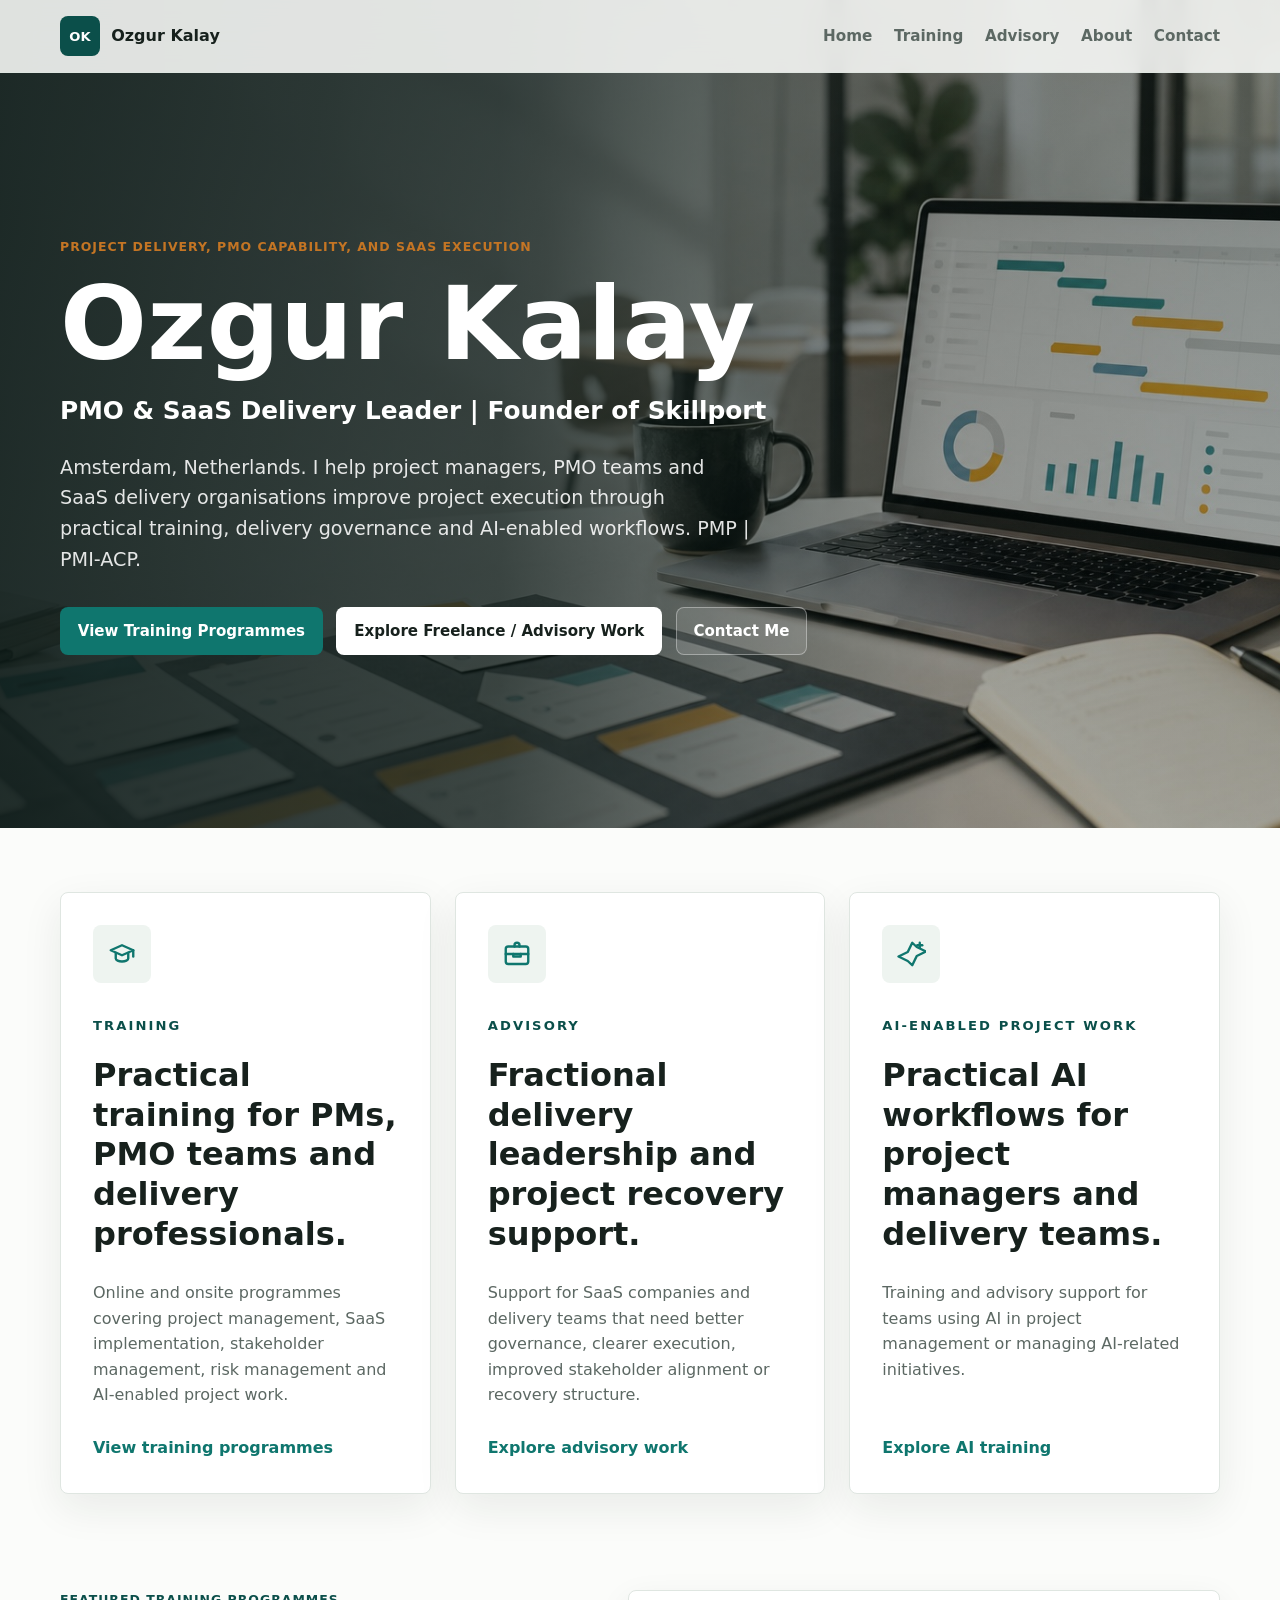
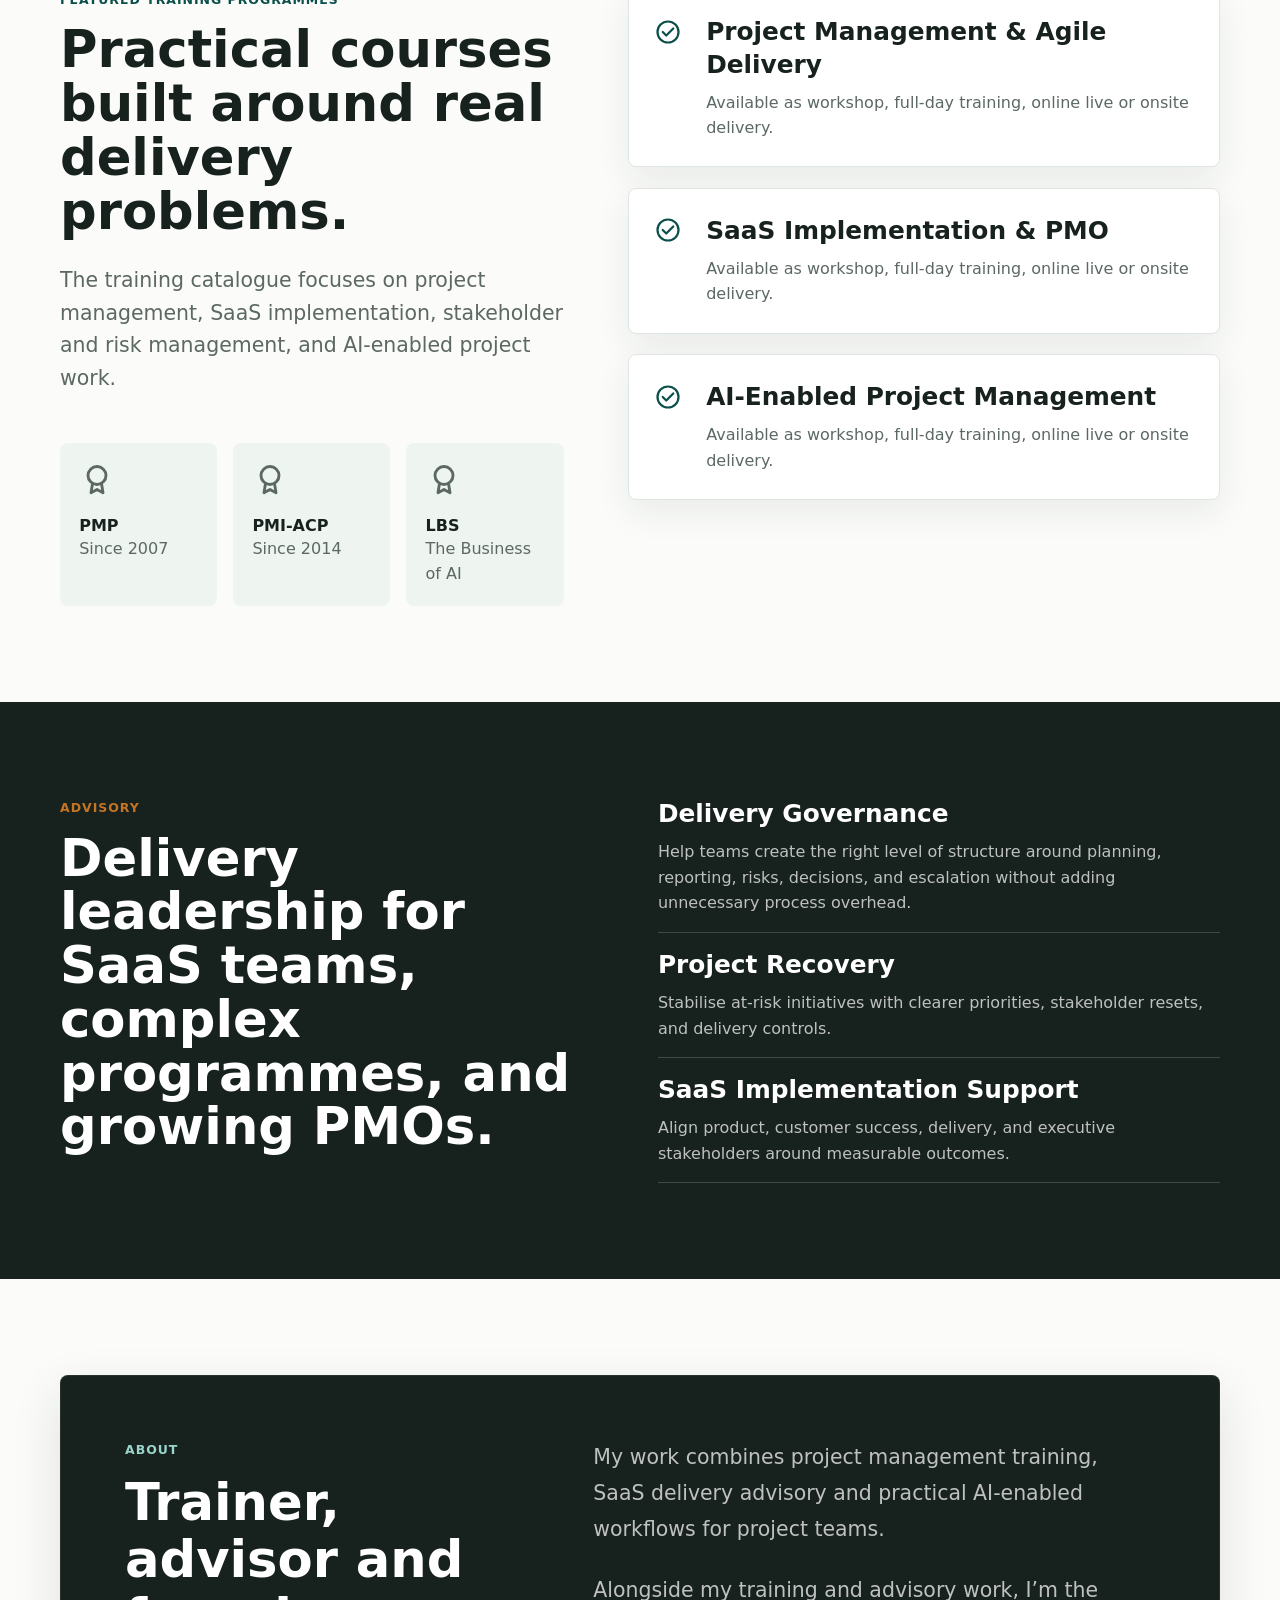
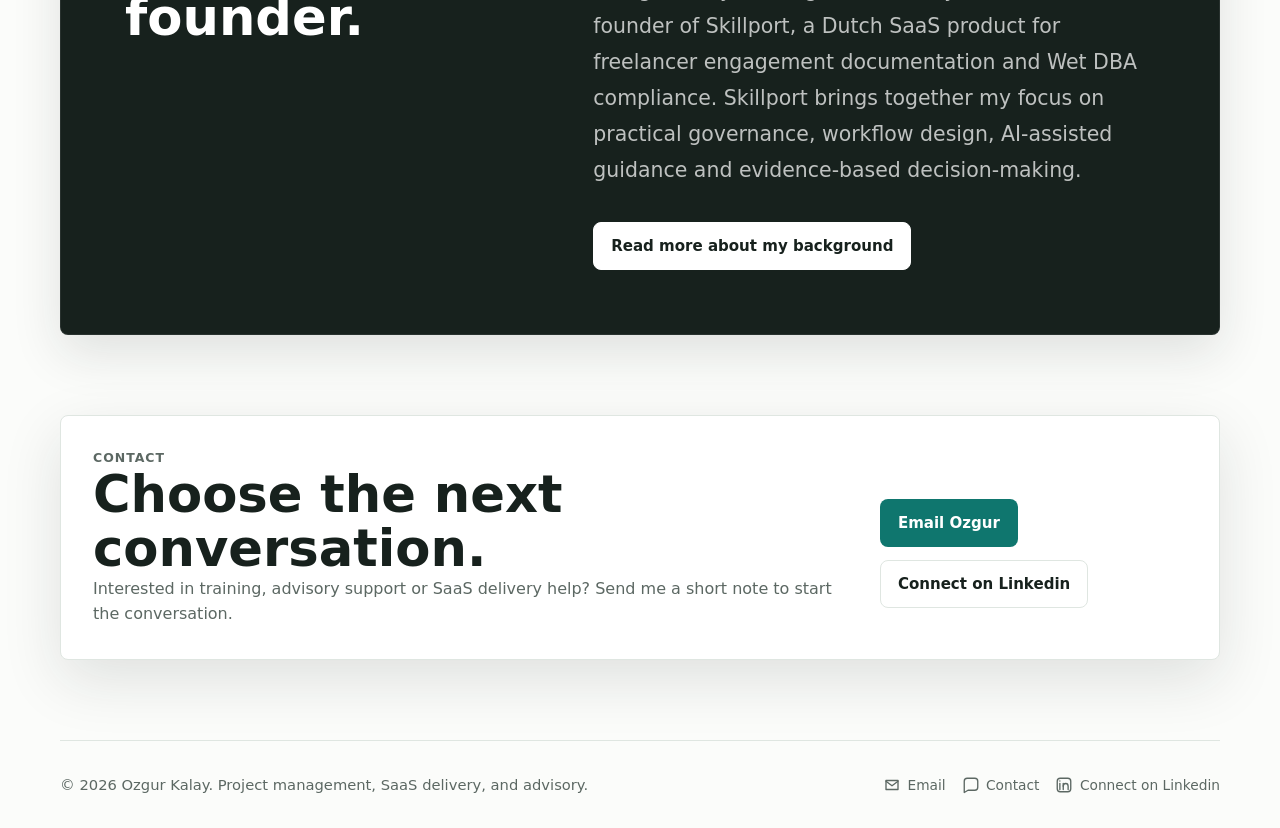
<file: index.html>
<!doctype html>
<html lang="en">
  <head>
    <meta charset="utf-8">
    <meta name="viewport" content="width=device-width, initial-scale=1">
    <meta
      name="description"
      content="Ozgur Kalay is a PMO and SaaS delivery leader based in Amsterdam, founder of Skillport, and trainer/advisor focused on project management, SaaS implementation, and AI-enabled delivery."
    >
    <title>Ozgur Kalay — PMO &amp; SaaS Delivery Leader | Founder of Skillport</title>
    <link rel="canonical" href="https://ozgurkalay.com/">
    <meta property="og:title" content="Ozgur Kalay — PMO &amp; SaaS Delivery Leader | Founder of Skillport">
    <meta
      property="og:description"
      content="Ozgur Kalay is a PMO and SaaS delivery leader based in Amsterdam, founder of Skillport, and trainer/advisor focused on project management, SaaS implementation, and AI-enabled delivery."
    >
    <meta property="og:type" content="website">
    <meta property="og:url" content="https://ozgurkalay.com/">
    <!-- TODO: Replace this placeholder with a branded 1200x630 social sharing image. -->
    <meta property="og:image" content="https://ozgurkalay.com/og-image.png">
    <meta name="twitter:card" content="summary_large_image">
    <meta name="twitter:title" content="Ozgur Kalay — PMO &amp; SaaS Delivery Leader | Founder of Skillport">
    <meta
      name="twitter:description"
      content="Ozgur Kalay is a PMO and SaaS delivery leader based in Amsterdam, founder of Skillport, and trainer/advisor focused on project management, SaaS implementation, and AI-enabled delivery."
    >
    <meta name="twitter:image" content="https://ozgurkalay.com/og-image.png">
    <link rel="icon" href="/favicon.ico" sizes="any">
    <link rel="icon" type="image/png" sizes="48x48" href="/favicon-48x48.png">
    <link rel="icon" type="image/png" sizes="96x96" href="/favicon-96x96.png">
    <link rel="apple-touch-icon" href="/apple-touch-icon.png">
    <link rel="stylesheet" href="styles.css">
    <script type="application/ld+json">
      {
        "@context": "https://schema.org",
        "@type": "Person",
        "name": "Ozgur Kalay",
        "url": "https://ozgurkalay.com",
        "sameAs": ["https://www.linkedin.com/in/ozgurmkalay"],
        "address": {
          "@type": "PostalAddress",
          "addressLocality": "Amsterdam",
          "addressCountry": "NL"
        },
        "homeLocation": {
          "@type": "Place",
          "name": "Amsterdam, Netherlands"
        },
        "jobTitle": "PMO and SaaS Delivery Leader; Founder of Skillport",
        "worksFor": {
          "@type": "Organization",
          "name": "Skillport",
          "url": "https://www.skillport.nl"
        },
        "knowsAbout": [
          "PMO leadership",
          "SaaS implementation",
          "project management",
          "AI-enabled delivery",
          "project management training"
        ]
      }
    </script>
  </head>
  <body>
    <a class="skip-link" href="#main">Skip to content</a>

    <header class="site-header">
      <nav class="nav" aria-label="Main navigation">
        <a class="brand" href="index.html#home" aria-label="Ozgur Kalay home">
          <span class="brand-mark" aria-hidden="true">OK</span>
          <span>Ozgur Kalay</span>
        </a>

        <button class="nav-toggle" type="button" aria-expanded="false" aria-controls="nav-links">
          <span class="sr-only">Open navigation</span>
          <span aria-hidden="true"></span>
          <span aria-hidden="true"></span>
          <span aria-hidden="true"></span>
        </button>

        <div class="nav-links" id="nav-links">
          <a href="index.html#home">Home</a>
          <a href="training.html">Training</a>
          <a href="advisory.html">Advisory</a>
          <a href="about.html">About</a>
          <a href="contact.html">Contact</a>
        </div>
      </nav>
    </header>

    <main id="main">
      <section class="hero" id="home" aria-labelledby="hero-title">
        <div class="hero-media" aria-hidden="true">
          <img
            src="assets/hero-saas-delivery.jpg"
            alt=""
            width="1754"
            height="896"
            fetchpriority="high"
            decoding="async"
          >
        </div>
        <div class="hero-overlay"></div>
        <div class="hero-content">
          <p class="eyebrow">Project delivery, PMO capability, and SaaS execution</p>
          <h1 id="hero-title">Ozgur Kalay</h1>
          <p class="hero-role">PMO &amp; SaaS Delivery Leader | Founder of Skillport</p>
          <p class="hero-intro">
            Amsterdam, Netherlands. I help project managers, PMO teams and SaaS delivery organisations improve project
            execution through practical training, delivery governance and AI-enabled workflows. PMP | PMI-ACP.
          </p>
          <div class="hero-actions" aria-label="Primary actions">
            <a class="button primary" href="training.html">View Training Programmes</a>
            <a class="button secondary" href="advisory.html">Explore Freelance / Advisory Work</a>
            <a class="button tertiary" href="contact.html">Contact Me</a>
          </div>
        </div>
      </section>

      <section class="route-cards" aria-label="Key destinations">
        <a class="route-card" href="training.html">
          <span class="route-icon" aria-hidden="true">
            <svg viewBox="0 0 24 24" role="img">
              <path d="m3 9 9-4 9 4-9 4-9-4Z"></path>
              <path d="M7 11.2v4.4c0 1.3 2.2 2.4 5 2.4s5-1.1 5-2.4v-4.4"></path>
              <path d="M21 9v5"></path>
            </svg>
          </span>
          <span class="route-label">Training</span>
          <strong>Practical training for PMs, PMO teams and delivery professionals.</strong>
          <span class="route-copy">
            Online and onsite programmes covering project management, SaaS implementation, stakeholder management,
            risk management and AI-enabled project work.
          </span>
          <span class="route-link">View training programmes</span>
        </a>
        <a class="route-card" href="advisory.html">
          <span class="route-icon" aria-hidden="true">
            <svg viewBox="0 0 24 24" role="img">
              <path d="M10 6V5a2 2 0 0 1 2-2h0a2 2 0 0 1 2 2v1"></path>
              <rect x="3" y="6" width="18" height="14" rx="2"></rect>
              <path d="M3 12h18"></path>
              <path d="M9 12v2h6v-2"></path>
            </svg>
          </span>
          <span class="route-label">Advisory</span>
          <strong>Fractional delivery leadership and project recovery support.</strong>
          <span class="route-copy">
            Support for SaaS companies and delivery teams that need better governance, clearer execution, improved
            stakeholder alignment or recovery structure.
          </span>
          <span class="route-link">Explore advisory work</span>
        </a>
        <a class="route-card" href="training.html">
          <span class="route-icon" aria-hidden="true">
            <svg viewBox="0 0 24 24" role="img">
              <path d="M13 3 9.4 10.4 2 14l7.4 3.6L13 21l3.6-7.4L24 10l-7.4-3.6L13 3Z"></path>
              <path d="M19 3v4"></path>
              <path d="M17 5h4"></path>
            </svg>
          </span>
          <span class="route-label">AI-enabled project work</span>
          <strong>Practical AI workflows for project managers and delivery teams.</strong>
          <span class="route-copy">
            Training and advisory support for teams using AI in project management or managing AI-related
            initiatives.
          </span>
          <span class="route-link">Explore AI training</span>
        </a>
      </section>

      <section class="section training-section" id="training">
        <div class="training-intro">
          <div>
            <p class="eyebrow">Featured Training Programmes</p>
            <h2>Practical courses built around real delivery problems.</h2>
            <p class="training-copy">
              The training catalogue focuses on project management, SaaS implementation, stakeholder and risk
              management, and AI-enabled project work.
            </p>
          </div>
          <div class="credential-grid" aria-label="Training credentials">
            <div class="credential-card">
              <span class="credential-icon" aria-hidden="true">
                <svg viewBox="0 0 24 24" role="img">
                  <path d="M12 15a6 6 0 1 0 0-12 6 6 0 0 0 0 12Z"></path>
                  <path d="m9 14.3-1 6.2 4-2.2 4 2.2-1-6.2"></path>
                </svg>
              </span>
              <strong>PMP</strong>
              <span>Since 2007</span>
            </div>
            <div class="credential-card">
              <span class="credential-icon" aria-hidden="true">
                <svg viewBox="0 0 24 24" role="img">
                  <path d="M12 15a6 6 0 1 0 0-12 6 6 0 0 0 0 12Z"></path>
                  <path d="m9 14.3-1 6.2 4-2.2 4 2.2-1-6.2"></path>
                </svg>
              </span>
              <strong>PMI-ACP</strong>
              <span>Since 2014</span>
            </div>
            <div class="credential-card">
              <span class="credential-icon" aria-hidden="true">
                <svg viewBox="0 0 24 24" role="img">
                  <path d="M12 15a6 6 0 1 0 0-12 6 6 0 0 0 0 12Z"></path>
                  <path d="m9 14.3-1 6.2 4-2.2 4 2.2-1-6.2"></path>
                </svg>
              </span>
              <strong>LBS</strong>
              <span>The Business of AI</span>
            </div>
          </div>
        </div>
        <div class="programme-list" aria-label="Featured training programmes">
          <article class="programme-card">
            <span class="check-icon" aria-hidden="true">
              <svg viewBox="0 0 24 24" role="img">
                <path d="m7.5 12 3 3 6-6"></path>
                <circle cx="12" cy="12" r="9"></circle>
              </svg>
            </span>
            <div>
              <h3>Project Management &amp; Agile Delivery</h3>
              <p>Available as workshop, full-day training, online live or onsite delivery.</p>
            </div>
          </article>
          <article class="programme-card">
            <span class="check-icon" aria-hidden="true">
              <svg viewBox="0 0 24 24" role="img">
                <path d="m7.5 12 3 3 6-6"></path>
                <circle cx="12" cy="12" r="9"></circle>
              </svg>
            </span>
            <div>
              <h3>SaaS Implementation &amp; PMO</h3>
              <p>Available as workshop, full-day training, online live or onsite delivery.</p>
            </div>
          </article>
          <article class="programme-card">
            <span class="check-icon" aria-hidden="true">
              <svg viewBox="0 0 24 24" role="img">
                <path d="m7.5 12 3 3 6-6"></path>
                <circle cx="12" cy="12" r="9"></circle>
              </svg>
            </span>
            <div>
              <h3>AI-Enabled Project Management</h3>
              <p>Available as workshop, full-day training, online live or onsite delivery.</p>
            </div>
          </article>
        </div>
      </section>

      <section class="band" id="advisory">
        <div class="band-content">
          <div>
            <p class="eyebrow">Advisory</p>
            <h2>Delivery leadership for SaaS teams, complex programmes, and growing PMOs.</h2>
          </div>
          <div class="advisory-list">
            <div>
              <h3>Delivery Governance</h3>
              <p>
                Help teams create the right level of structure around planning, reporting, risks, decisions, and
                escalation without adding unnecessary process overhead.
              </p>
            </div>
            <div>
              <h3>Project Recovery</h3>
              <p>Stabilise at-risk initiatives with clearer priorities, stakeholder resets, and delivery controls.</p>
            </div>
            <div>
              <h3>SaaS Implementation Support</h3>
              <p>Align product, customer success, delivery, and executive stakeholders around measurable outcomes.</p>
            </div>
          </div>
        </div>
      </section>

      <section class="about-panel" id="about">
        <div class="about-heading">
          <p class="eyebrow">About</p>
          <h2>Trainer, advisor and founder.</h2>
        </div>
        <div class="about-copy">
          <p>
            My work combines project management training, SaaS delivery advisory and practical AI-enabled workflows
            for project teams.
          </p>
          <p>
            Alongside my training and advisory work, I’m the founder of Skillport, a Dutch SaaS product for freelancer
            engagement documentation and Wet DBA compliance. Skillport brings together my focus on practical
            governance, workflow design, AI-assisted guidance and evidence-based decision-making.
          </p>
          <a class="button about-button" href="about.html">Read more about my background</a>
        </div>
      </section>

      <section class="contact-section" id="contact" aria-labelledby="contact-title">
        <div>
          <p class="eyebrow">Contact</p>
          <h2 id="contact-title">Choose the next conversation.</h2>
          <p>Interested in training, advisory support or SaaS delivery help? Send me a short note to start the conversation.</p>
        </div>
        <div class="contact-actions">
          <a class="button primary" href="mailto:ozgur.kalay@skillport.nl">Email Ozgur</a>
          <a class="button secondary" href="https://www.linkedin.com/in/ozgurmkalay" rel="noopener">Connect on Linkedin</a>
        </div>
      </section>
    </main>

    <footer class="site-footer">
      <p>&copy; 2026 Ozgur Kalay. Project management, SaaS delivery, and advisory.</p>
      <div>
        <a href="mailto:ozgur.kalay@skillport.nl">
          <svg viewBox="0 0 24 24" aria-hidden="true">
            <path d="M4 6h16v12H4z"></path>
            <path d="m4 7 8 6 8-6"></path>
          </svg>
          Email
        </a>
        <a href="contact.html">
          <svg viewBox="0 0 24 24" aria-hidden="true">
            <path d="M21 15a4 4 0 0 1-4 4H8l-5 3V7a4 4 0 0 1 4-4h10a4 4 0 0 1 4 4v8Z"></path>
          </svg>
          Contact
        </a>
        <a href="https://www.linkedin.com/in/ozgurmkalay" rel="noopener">
          <svg viewBox="0 0 24 24" aria-hidden="true">
            <path d="M6.5 10v8"></path>
            <path d="M6.5 6.5v.1"></path>
            <path d="M11 18v-8"></path>
            <path d="M11 13.7c0-2.1 1.2-3.7 3.3-3.7 2 0 3.2 1.4 3.2 3.7V18"></path>
            <rect x="3" y="3" width="18" height="18" rx="4"></rect>
          </svg>
          Connect on Linkedin
        </a>
      </div>
    </footer>

    <script src="script.js"></script>
  </body>
</html>
</file>
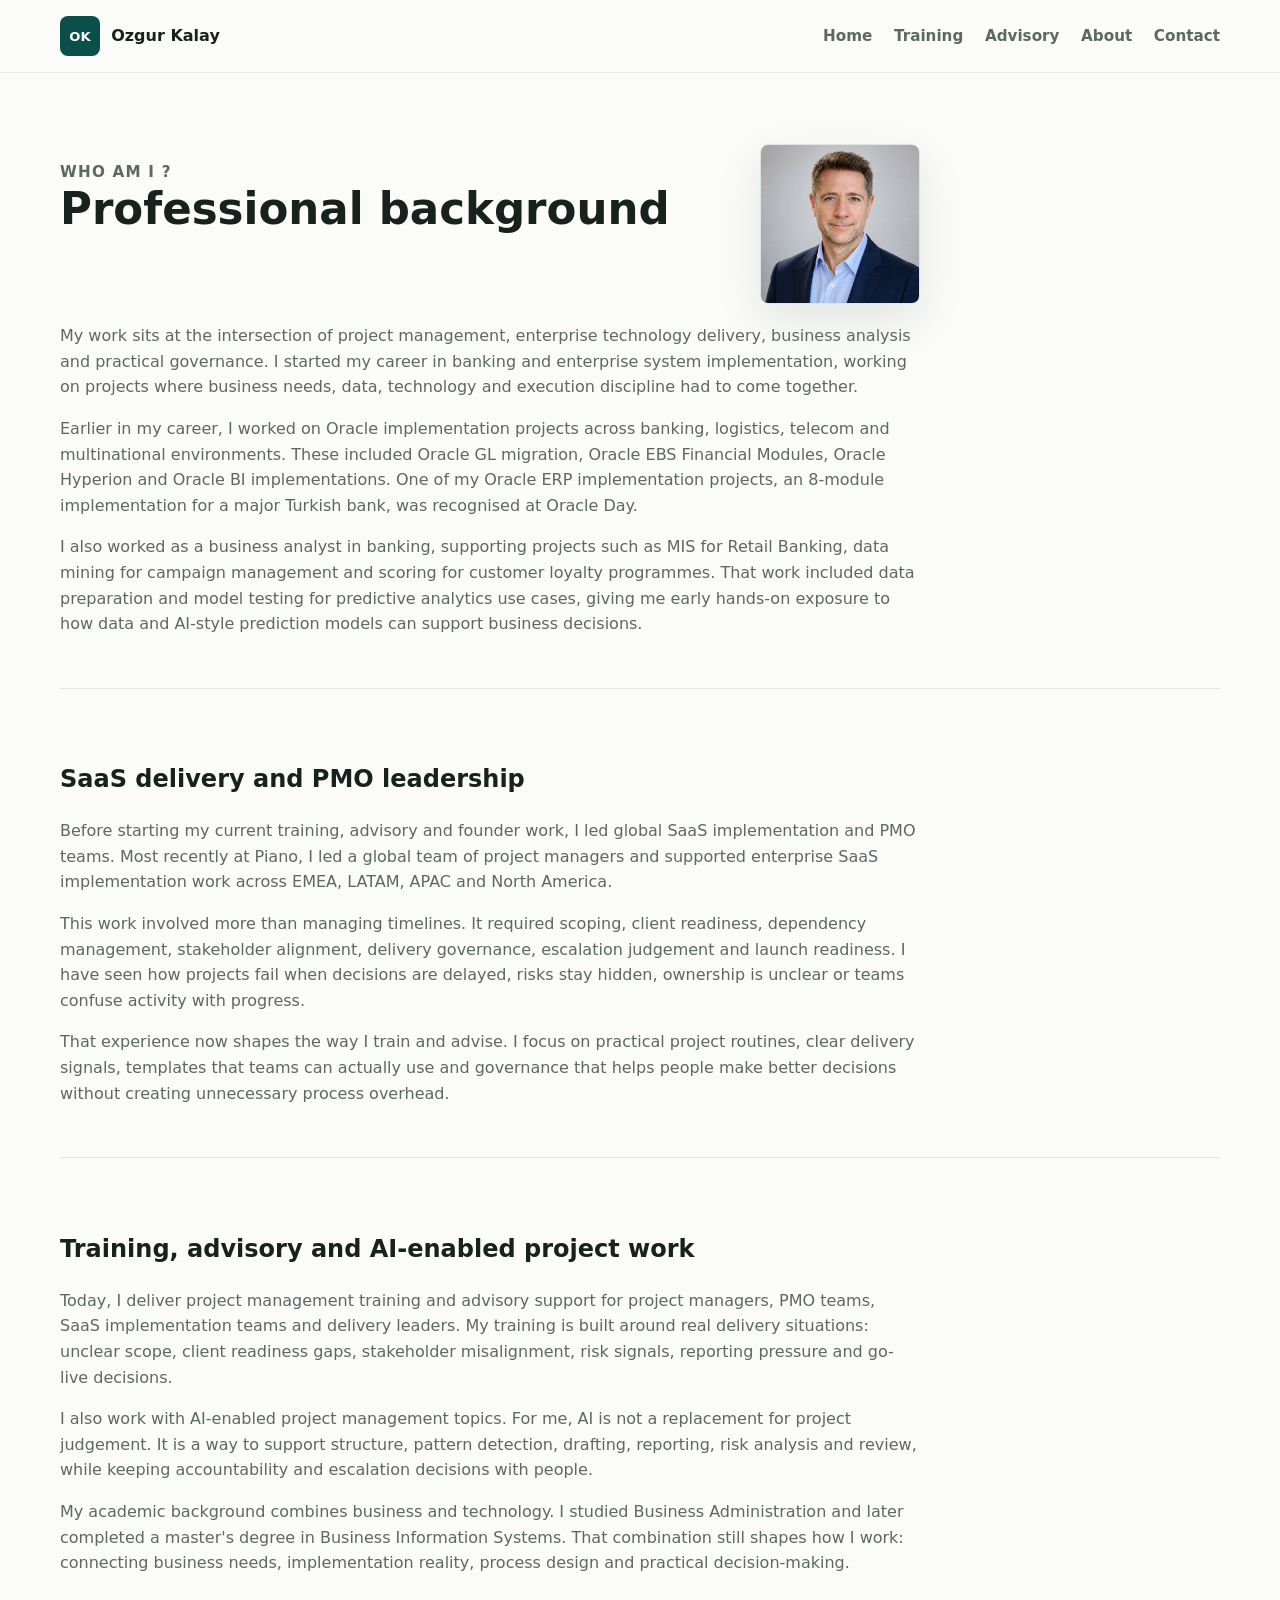
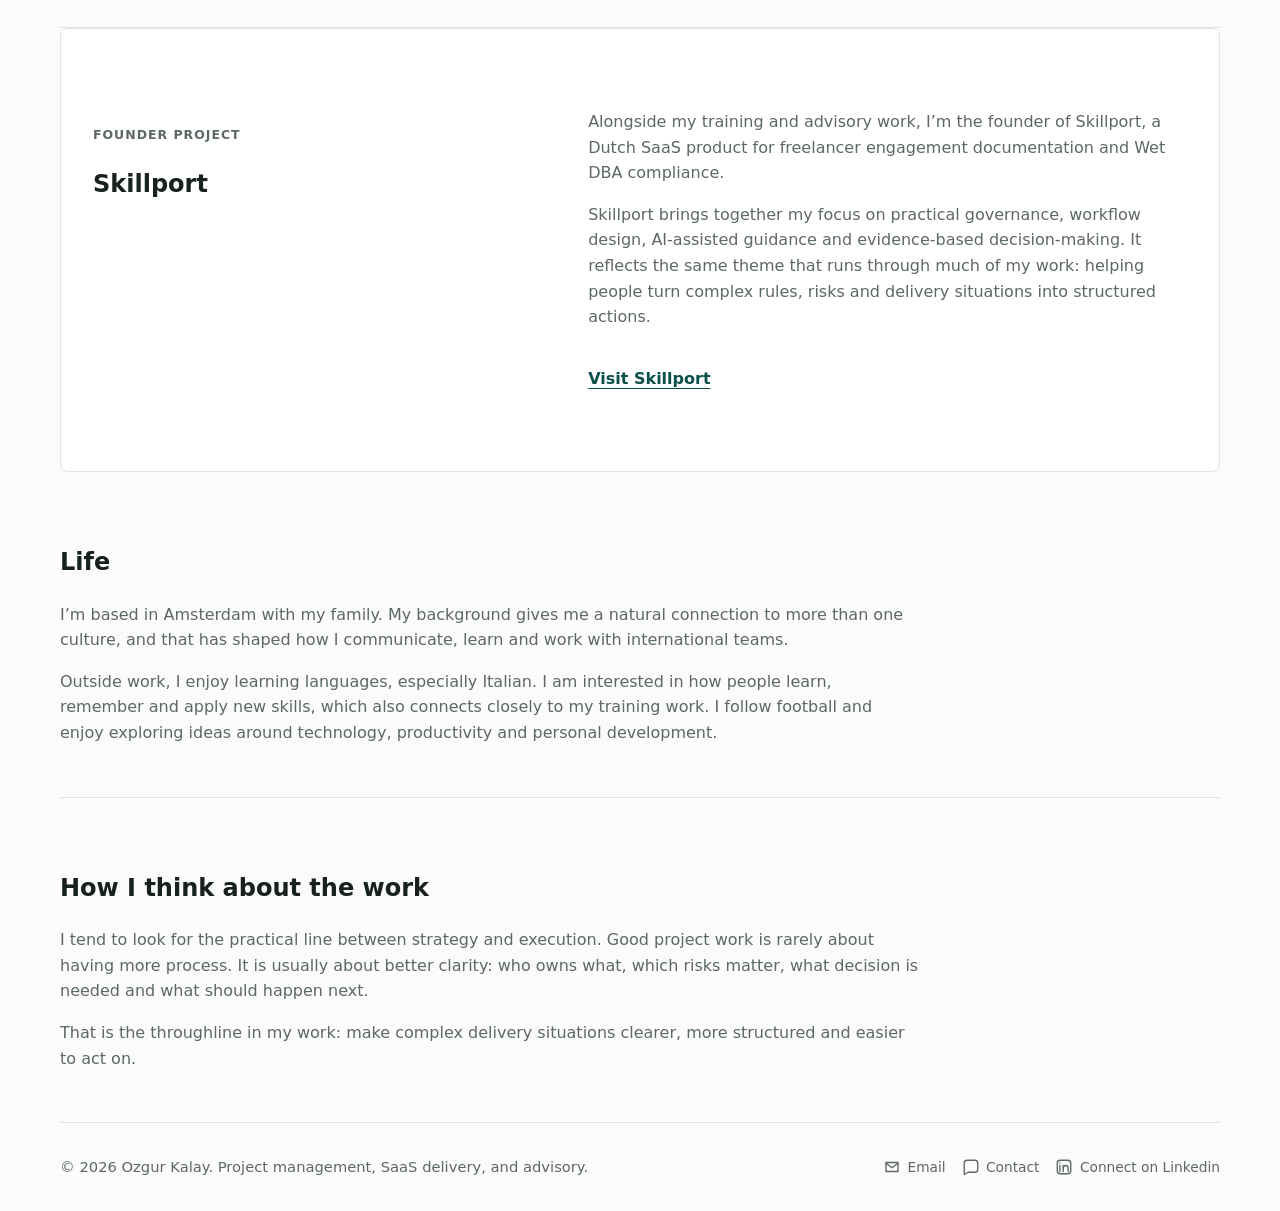
<file: about.html>
<!doctype html>
<html lang="en">
  <head>
    <meta charset="utf-8">
    <meta name="viewport" content="width=device-width, initial-scale=1">
    <meta
      name="description"
      content="Learn more about Ozgur Kalay, founder of Skillport and experienced PMO and SaaS delivery leader with a background in global implementations, project governance, and AI-enabled delivery."
    >
    <title>About Ozgur Kalay — PMO, SaaS Delivery &amp; Skillport</title>
    <link rel="canonical" href="https://ozgurkalay.com/about.html">
    <meta property="og:title" content="About Ozgur Kalay — PMO, SaaS Delivery &amp; Skillport">
    <meta
      property="og:description"
      content="Learn more about Ozgur Kalay, founder of Skillport and experienced PMO and SaaS delivery leader with a background in global implementations, project governance, and AI-enabled delivery."
    >
    <meta property="og:type" content="profile">
    <meta property="og:url" content="https://ozgurkalay.com/about.html">
    <!-- TODO: Replace this placeholder with a branded 1200x630 social sharing image. -->
    <meta property="og:image" content="https://ozgurkalay.com/og-image.png">
    <meta name="twitter:card" content="summary_large_image">
    <meta name="twitter:title" content="About Ozgur Kalay — PMO, SaaS Delivery &amp; Skillport">
    <meta
      name="twitter:description"
      content="Learn more about Ozgur Kalay, founder of Skillport and experienced PMO and SaaS delivery leader with a background in global implementations, project governance, and AI-enabled delivery."
    >
    <meta name="twitter:image" content="https://ozgurkalay.com/og-image.png">
    <link rel="icon" href="/favicon.ico" sizes="any">
    <link rel="icon" type="image/png" sizes="48x48" href="/favicon-48x48.png">
    <link rel="icon" type="image/png" sizes="96x96" href="/favicon-96x96.png">
    <link rel="apple-touch-icon" href="/apple-touch-icon.png">
    <link rel="stylesheet" href="styles.css">
  </head>
  <body>
    <a class="skip-link" href="#main">Skip to content</a>

    <header class="site-header">
      <nav class="nav" aria-label="Main navigation">
        <a class="brand" href="index.html#home" aria-label="Ozgur Kalay home">
          <span class="brand-mark" aria-hidden="true">OK</span>
          <span>Ozgur Kalay</span>
        </a>

        <button class="nav-toggle" type="button" aria-expanded="false" aria-controls="nav-links">
          <span class="sr-only">Open navigation</span>
          <span aria-hidden="true"></span>
          <span aria-hidden="true"></span>
          <span aria-hidden="true"></span>
        </button>

        <div class="nav-links" id="nav-links">
          <a href="index.html#home">Home</a>
          <a href="training.html">Training</a>
          <a href="advisory.html">Advisory</a>
          <a href="about.html" aria-current="page">About</a>
          <a href="contact.html">Contact</a>
        </div>
      </nav>
    </header>

    <main class="page-main" id="main">
      <section class="content-section narrative-section first-page-section about-profile-section" aria-labelledby="background-title">
        <div class="about-profile-intro">
          <div class="section-heading">
            <p class="eyebrow about-kicker">Who am I ?</p>
            <h1 id="background-title">Professional background</h1>
          </div>
          <figure class="about-portrait">
            <img
              src="assets/ozgur-kalay-headshot.jpg"
              alt="Ozgur Kalay, PMO and SaaS delivery leader based in Amsterdam"
              width="1122"
              height="1402"
              loading="lazy"
              decoding="async"
            >
          </figure>
        </div>
        <div class="stacked-copy">
          <p>
            My work sits at the intersection of project management, enterprise technology delivery, business analysis
            and practical governance. I started my career in banking and enterprise system implementation, working on
            projects where business needs, data, technology and execution discipline had to come together.
          </p>
          <p>
            Earlier in my career, I worked on Oracle implementation projects across banking, logistics, telecom and
            multinational environments. These included Oracle GL migration, Oracle EBS Financial Modules, Oracle
            Hyperion and Oracle BI implementations. One of my Oracle ERP implementation projects, an 8-module
            implementation for a major Turkish bank, was recognised at Oracle Day.
          </p>
          <p>
            I also worked as a business analyst in banking, supporting projects such as MIS for Retail Banking, data
            mining for campaign management and scoring for customer loyalty programmes. That work included data
            preparation and model testing for predictive analytics use cases, giving me early hands-on exposure to how
            data and AI-style prediction models can support business decisions.
          </p>
        </div>
      </section>

      <section class="content-section narrative-section" aria-labelledby="saas-title">
        <div class="section-heading">
          <h2 id="saas-title">SaaS delivery and PMO leadership</h2>
        </div>
        <div class="stacked-copy">
          <p>
            Before starting my current training, advisory and founder work, I led global SaaS implementation and PMO
            teams. Most recently at Piano, I led a global team of project managers and supported enterprise SaaS
            implementation work across EMEA, LATAM, APAC and North America.
          </p>
          <p>
            This work involved more than managing timelines. It required scoping, client readiness, dependency
            management, stakeholder alignment, delivery governance, escalation judgement and launch readiness. I have
            seen how projects fail when decisions are delayed, risks stay hidden, ownership is unclear or teams confuse
            activity with progress.
          </p>
          <p>
            That experience now shapes the way I train and advise. I focus on practical project routines, clear
            delivery signals, templates that teams can actually use and governance that helps people make better
            decisions without creating unnecessary process overhead.
          </p>
        </div>
      </section>

      <section class="content-section narrative-section" aria-labelledby="current-work-title">
        <div class="section-heading">
          <h2 id="current-work-title">Training, advisory and AI-enabled project work</h2>
        </div>
        <div class="stacked-copy">
          <p>
            Today, I deliver project management training and advisory support for project managers, PMO teams, SaaS
            implementation teams and delivery leaders. My training is built around real delivery situations: unclear
            scope, client readiness gaps, stakeholder misalignment, risk signals, reporting pressure and go-live
            decisions.
          </p>
          <p>
            I also work with AI-enabled project management topics. For me, AI is not a replacement for project
            judgement. It is a way to support structure, pattern detection, drafting, reporting, risk analysis and
            review, while keeping accountability and escalation decisions with people.
          </p>
          <p>
            My academic background combines business and technology. I studied Business Administration and later
            completed a master's degree in Business Information Systems. That combination still shapes how I work:
            connecting business needs, implementation reality, process design and practical decision-making.
          </p>
        </div>
      </section>

      <section class="content-section split-content founder-section" aria-labelledby="skillport-title">
        <div class="section-heading compact">
          <p class="eyebrow">Founder Project</p>
          <h2 id="skillport-title">Skillport</h2>
        </div>
        <div class="stacked-copy">
          <p>
            Alongside my training and advisory work, I’m the founder of Skillport, a Dutch SaaS product for freelancer
            engagement documentation and Wet DBA compliance.
          </p>
          <p>
            Skillport brings together my focus on practical governance, workflow design, AI-assisted guidance and
            evidence-based decision-making. It reflects the same theme that runs through much of my work: helping
            people turn complex rules, risks and delivery situations into structured actions.
          </p>
          <a class="text-link" href="https://www.skillport.nl" rel="noopener">Visit Skillport</a>
        </div>
      </section>

      <section class="content-section narrative-section" aria-labelledby="life-title">
        <div class="section-heading">
          <h2 id="life-title">Life</h2>
        </div>
        <div class="stacked-copy">
          <p>
            I’m based in Amsterdam with my family. My background gives me a natural connection to more than one
            culture, and that has shaped how I communicate, learn and work with international teams.
          </p>
          <p>
            Outside work, I enjoy learning languages, especially Italian. I am interested in how people learn, remember
            and apply new skills, which also connects closely to my training work. I follow football and enjoy
            exploring ideas around technology, productivity and personal development.
          </p>
        </div>
      </section>

      <section class="content-section narrative-section about-closing" aria-labelledby="work-title">
        <div class="section-heading">
          <h2 id="work-title">How I think about the work</h2>
        </div>
        <div class="stacked-copy">
          <p>
            I tend to look for the practical line between strategy and execution. Good project work is rarely about
            having more process. It is usually about better clarity: who owns what, which risks matter, what decision
            is needed and what should happen next.
          </p>
          <p>
            That is the throughline in my work: make complex delivery situations clearer, more structured and easier
            to act on.
          </p>
        </div>
      </section>
    </main>

    <footer class="site-footer">
      <p>&copy; 2026 Ozgur Kalay. Project management, SaaS delivery, and advisory.</p>
      <div>
        <a href="mailto:ozgur.kalay@skillport.nl">
          <svg viewBox="0 0 24 24" aria-hidden="true">
            <path d="M4 6h16v12H4z"></path>
            <path d="m4 7 8 6 8-6"></path>
          </svg>
          Email
        </a>
        <a href="contact.html">
          <svg viewBox="0 0 24 24" aria-hidden="true">
            <path d="M21 15a4 4 0 0 1-4 4H8l-5 3V7a4 4 0 0 1 4-4h10a4 4 0 0 1 4 4v8Z"></path>
          </svg>
          Contact
        </a>
        <a href="https://www.linkedin.com/in/ozgurmkalay" rel="noopener">
          <svg viewBox="0 0 24 24" aria-hidden="true">
            <path d="M6.5 10v8"></path>
            <path d="M6.5 6.5v.1"></path>
            <path d="M11 18v-8"></path>
            <path d="M11 13.7c0-2.1 1.2-3.7 3.3-3.7 2 0 3.2 1.4 3.2 3.7V18"></path>
            <rect x="3" y="3" width="18" height="18" rx="4"></rect>
          </svg>
          Connect on Linkedin
        </a>
      </div>
    </footer>

    <script src="script.js"></script>
  </body>
</html>
</file>
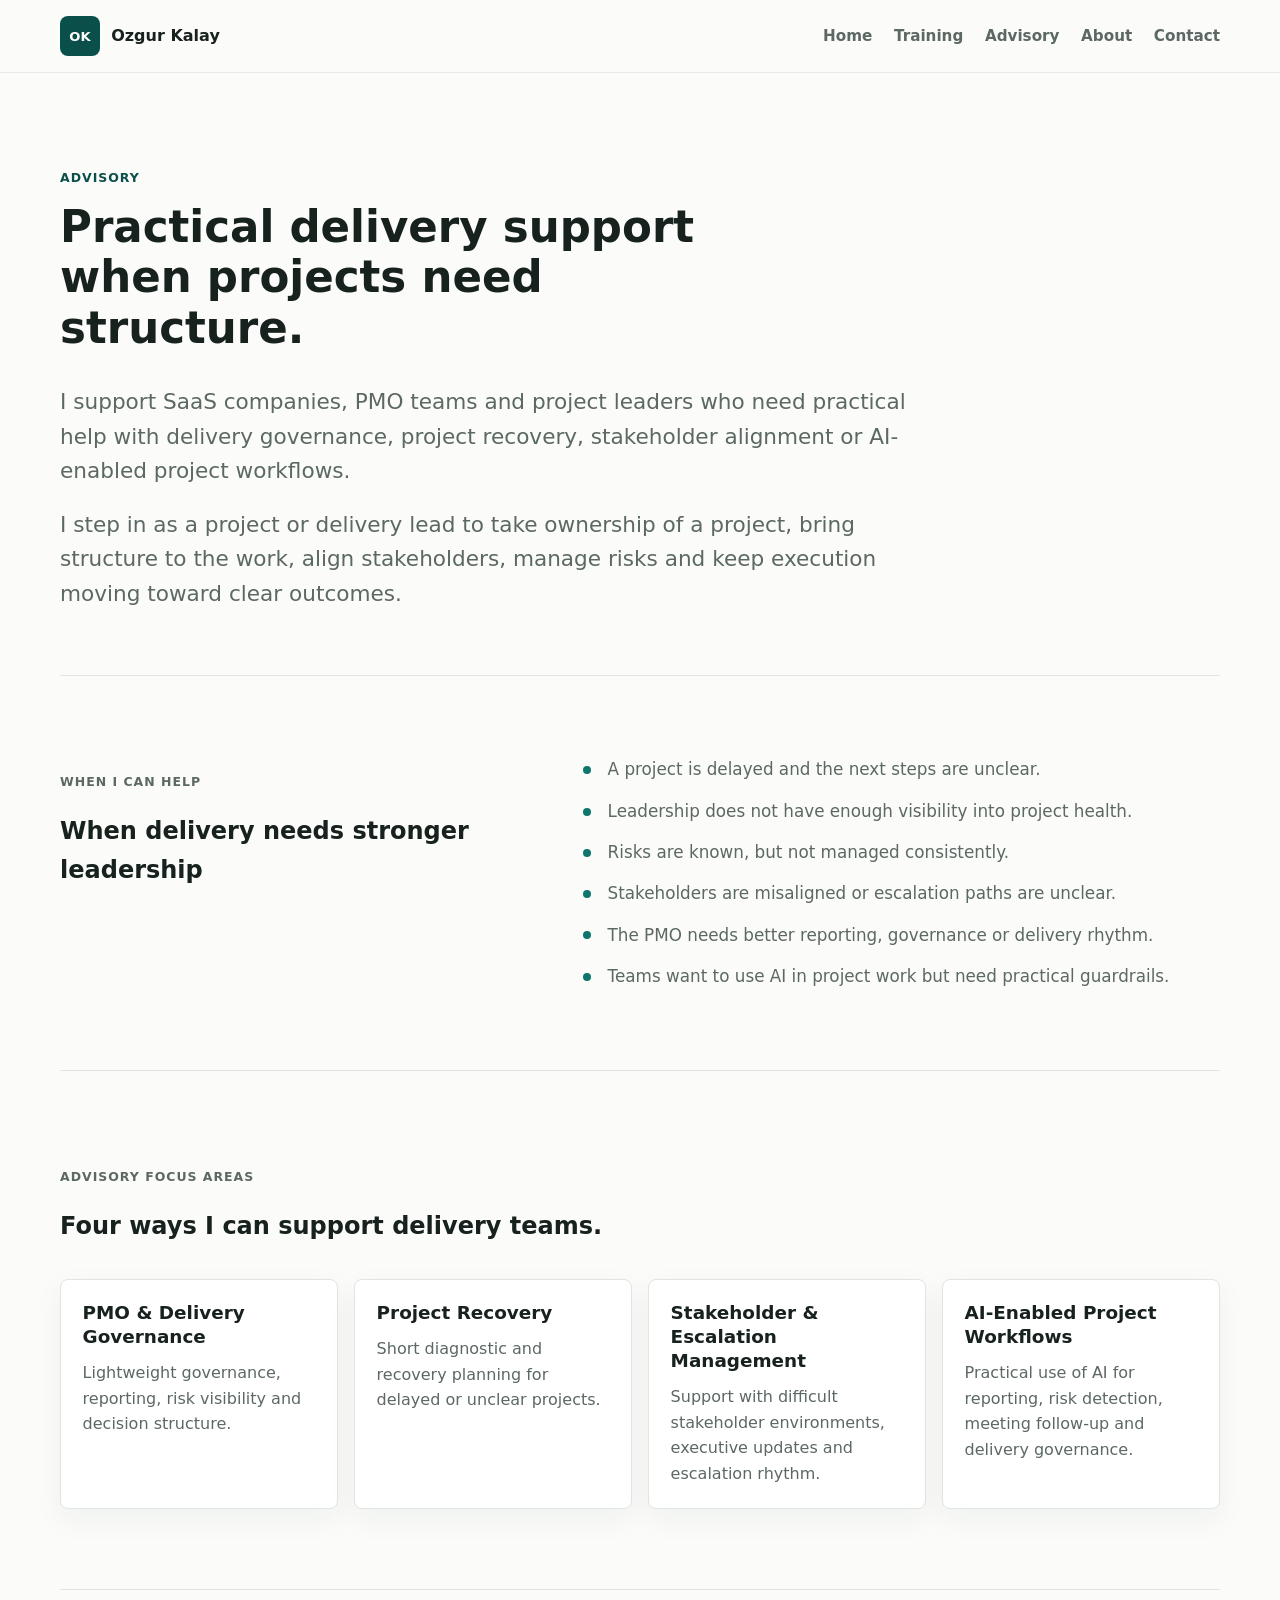
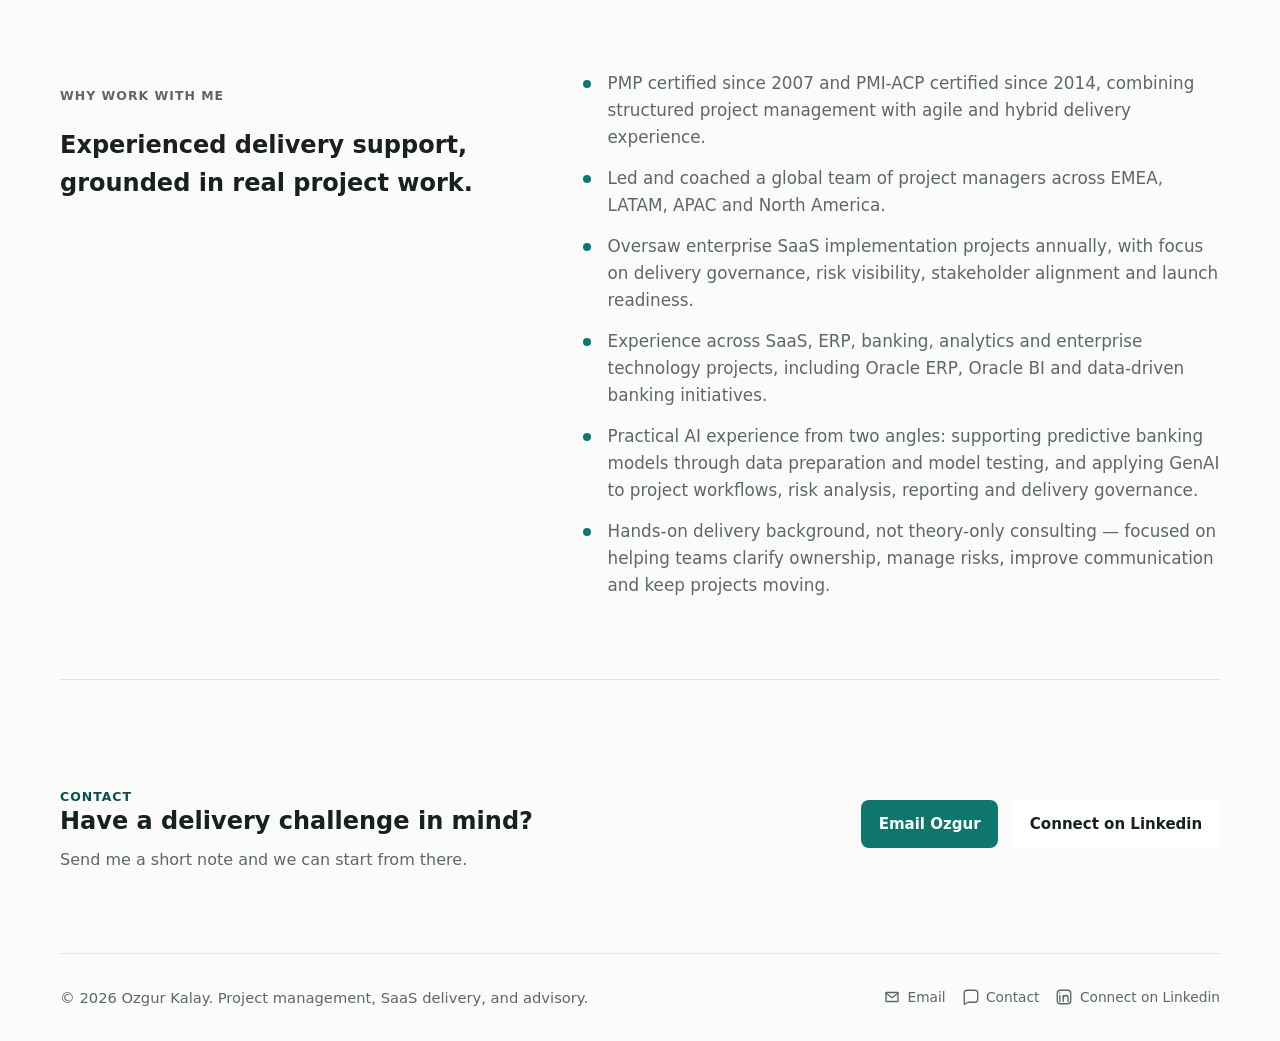
<file: advisory.html>
<!doctype html>
<html lang="en">
  <head>
    <meta charset="utf-8">
    <meta name="viewport" content="width=device-width, initial-scale=1">
    <meta
      name="description"
      content="Explore Ozgur Kalay's advisory work across SaaS implementation, PMO frameworks, AI-enabled delivery, project recovery, and interim delivery leadership."
    >
    <title>Advisory — PMO, SaaS Delivery &amp; AI-Enabled Project Work</title>
    <link rel="canonical" href="https://ozgurkalay.com/advisory.html">
    <meta property="og:title" content="Advisory — PMO, SaaS Delivery &amp; AI-Enabled Project Work">
    <meta
      property="og:description"
      content="Explore Ozgur Kalay's advisory work across SaaS implementation, PMO frameworks, AI-enabled delivery, project recovery, and interim delivery leadership."
    >
    <meta property="og:type" content="website">
    <meta property="og:url" content="https://ozgurkalay.com/advisory.html">
    <!-- TODO: Replace this placeholder with a branded 1200x630 social sharing image. -->
    <meta property="og:image" content="https://ozgurkalay.com/og-image.png">
    <meta name="twitter:card" content="summary_large_image">
    <meta name="twitter:title" content="Advisory — PMO, SaaS Delivery &amp; AI-Enabled Project Work">
    <meta
      name="twitter:description"
      content="Explore Ozgur Kalay's advisory work across SaaS implementation, PMO frameworks, AI-enabled delivery, project recovery, and interim delivery leadership."
    >
    <meta name="twitter:image" content="https://ozgurkalay.com/og-image.png">
    <link rel="icon" href="/favicon.ico" sizes="any">
    <link rel="icon" type="image/png" sizes="48x48" href="/favicon-48x48.png">
    <link rel="icon" type="image/png" sizes="96x96" href="/favicon-96x96.png">
    <link rel="apple-touch-icon" href="/apple-touch-icon.png">
    <link rel="stylesheet" href="styles.css">
  </head>
  <body>
    <a class="skip-link" href="#main">Skip to content</a>

    <header class="site-header">
      <nav class="nav" aria-label="Main navigation">
        <a class="brand" href="index.html#home" aria-label="Ozgur Kalay home">
          <span class="brand-mark" aria-hidden="true">OK</span>
          <span>Ozgur Kalay</span>
        </a>

        <button class="nav-toggle" type="button" aria-expanded="false" aria-controls="nav-links">
          <span class="sr-only">Open navigation</span>
          <span aria-hidden="true"></span>
          <span aria-hidden="true"></span>
          <span aria-hidden="true"></span>
        </button>

        <div class="nav-links" id="nav-links">
          <a href="index.html#home">Home</a>
          <a href="training.html">Training</a>
          <a href="advisory.html" aria-current="page">Advisory</a>
          <a href="about.html">About</a>
          <a href="contact.html">Contact</a>
        </div>
      </nav>
    </header>

    <main class="page-main" id="main">
      <section class="page-intro" aria-labelledby="advisory-title">
        <p class="eyebrow">Advisory</p>
        <h1 id="advisory-title">Practical delivery support when projects need structure.</h1>
        <div class="intro-copy">
          <p>
            I support SaaS companies, PMO teams and project leaders who need practical help with delivery governance,
            project recovery, stakeholder alignment or AI-enabled project workflows.
          </p>
          <p>
            I step in as a project or delivery lead to take ownership of a project, bring structure to the work,
            align stakeholders, manage risks and keep execution moving toward clear outcomes.
          </p>
        </div>
      </section>

      <section class="content-section split-content" aria-labelledby="when-help-title">
        <div class="section-heading compact">
          <p class="eyebrow">When I Can Help</p>
          <h2 id="when-help-title">When delivery needs stronger leadership</h2>
        </div>
        <ul class="plain-list">
          <li>A project is delayed and the next steps are unclear.</li>
          <li>Leadership does not have enough visibility into project health.</li>
          <li>Risks are known, but not managed consistently.</li>
          <li>Stakeholders are misaligned or escalation paths are unclear.</li>
          <li>The PMO needs better reporting, governance or delivery rhythm.</li>
          <li>Teams want to use AI in project work but need practical guardrails.</li>
        </ul>
      </section>

      <section class="content-section" aria-labelledby="focus-title">
        <div class="section-heading">
          <p class="eyebrow">Advisory Focus Areas</p>
          <h2 id="focus-title">Four ways I can support delivery teams.</h2>
        </div>
        <div class="focus-grid">
          <article class="focus-card">
            <h3>PMO &amp; Delivery Governance</h3>
            <p>Lightweight governance, reporting, risk visibility and decision structure.</p>
          </article>
          <article class="focus-card">
            <h3>Project Recovery</h3>
            <p>Short diagnostic and recovery planning for delayed or unclear projects.</p>
          </article>
          <article class="focus-card">
            <h3>Stakeholder &amp; Escalation Management</h3>
            <p>Support with difficult stakeholder environments, executive updates and escalation rhythm.</p>
          </article>
          <article class="focus-card">
            <h3>AI-Enabled Project Workflows</h3>
            <p>Practical use of AI for reporting, risk detection, meeting follow-up and delivery governance.</p>
          </article>
        </div>
      </section>

      <section class="content-section credibility-section" aria-labelledby="credibility-title">
        <div class="section-heading compact">
          <p class="eyebrow">Why Work With Me</p>
          <h2 id="credibility-title">Experienced delivery support, grounded in real project work.</h2>
        </div>
        <ul class="credibility-list">
          <li>
            PMP certified since 2007 and PMI-ACP certified since 2014, combining structured project management with
            agile and hybrid delivery experience.
          </li>
          <li>Led and coached a global team of project managers across EMEA, LATAM, APAC and North America.</li>
          <li>
            Oversaw enterprise SaaS implementation projects annually, with focus on delivery governance, risk
            visibility, stakeholder alignment and launch readiness.
          </li>
          <li>
            Experience across SaaS, ERP, banking, analytics and enterprise technology projects, including Oracle ERP,
            Oracle BI and data-driven banking initiatives.
          </li>
          <li>
            Practical AI experience from two angles: supporting predictive banking models through data preparation and
            model testing, and applying GenAI to project workflows, risk analysis, reporting and delivery governance.
          </li>
          <li>
            Hands-on delivery background, not theory-only consulting — focused on helping teams clarify ownership,
            manage risks, improve communication and keep projects moving.
          </li>
        </ul>
      </section>

      <section class="advisory-contact advisory-page-contact" id="contact" aria-labelledby="contact-title">
        <div>
          <p class="eyebrow">Contact</p>
          <h2 id="contact-title">Have a delivery challenge in mind?</h2>
          <p>Send me a short note and we can start from there.</p>
        </div>
        <div class="contact-actions">
          <a class="button primary" href="mailto:ozgur.kalay@skillport.nl">Email Ozgur</a>
          <a class="button secondary" href="https://www.linkedin.com/in/ozgurmkalay" rel="noopener">Connect on Linkedin</a>
        </div>
      </section>
    </main>

    <footer class="site-footer">
      <p>&copy; 2026 Ozgur Kalay. Project management, SaaS delivery, and advisory.</p>
      <div>
        <a href="mailto:ozgur.kalay@skillport.nl">
          <svg viewBox="0 0 24 24" aria-hidden="true">
            <path d="M4 6h16v12H4z"></path>
            <path d="m4 7 8 6 8-6"></path>
          </svg>
          Email
        </a>
        <a href="contact.html">
          <svg viewBox="0 0 24 24" aria-hidden="true">
            <path d="M21 15a4 4 0 0 1-4 4H8l-5 3V7a4 4 0 0 1 4-4h10a4 4 0 0 1 4 4v8Z"></path>
          </svg>
          Contact
        </a>
        <a href="https://www.linkedin.com/in/ozgurmkalay" rel="noopener">
          <svg viewBox="0 0 24 24" aria-hidden="true">
            <path d="M6.5 10v8"></path>
            <path d="M6.5 6.5v.1"></path>
            <path d="M11 18v-8"></path>
            <path d="M11 13.7c0-2.1 1.2-3.7 3.3-3.7 2 0 3.2 1.4 3.2 3.7V18"></path>
            <rect x="3" y="3" width="18" height="18" rx="4"></rect>
          </svg>
          Connect on Linkedin
        </a>
      </div>
    </footer>

    <script src="script.js"></script>
  </body>
</html>
</file>
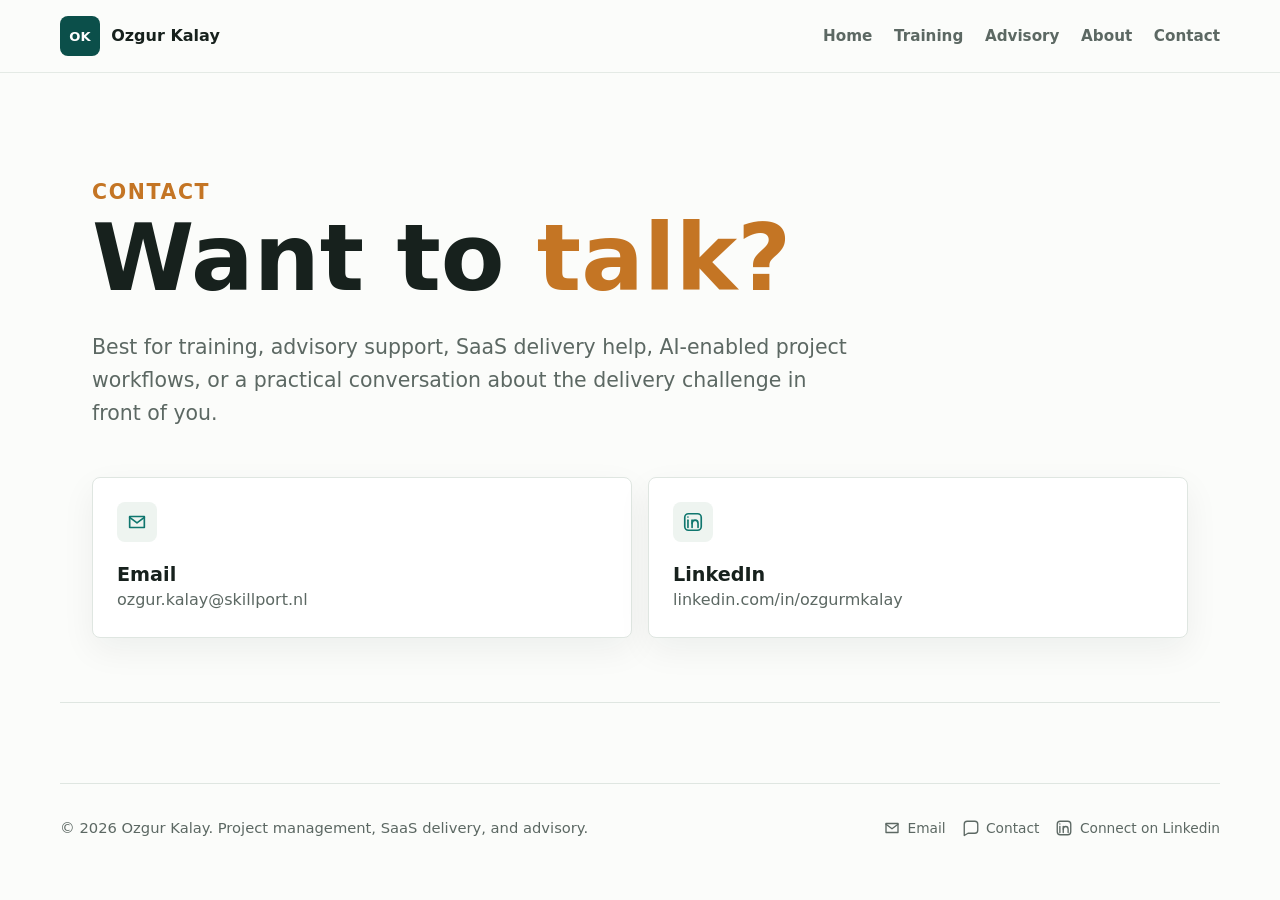
<file: contact.html>
<!doctype html>
<html lang="en">
  <head>
    <meta charset="utf-8">
    <meta name="viewport" content="width=device-width, initial-scale=1">
    <meta
      name="description"
      content="Contact Ozgur Kalay for PMO leadership, SaaS delivery advisory, project management training, and AI-enabled delivery conversations."
    >
    <title>Contact Ozgur Kalay — PMO, SaaS Delivery &amp; Training</title>
    <link rel="canonical" href="https://ozgurkalay.com/contact.html">
    <meta property="og:title" content="Contact Ozgur Kalay — PMO, SaaS Delivery &amp; Training">
    <meta
      property="og:description"
      content="Contact Ozgur Kalay for PMO leadership, SaaS delivery advisory, project management training, and AI-enabled delivery conversations."
    >
    <meta property="og:type" content="website">
    <meta property="og:url" content="https://ozgurkalay.com/contact.html">
    <!-- TODO: Replace this placeholder with a branded 1200x630 social sharing image. -->
    <meta property="og:image" content="https://ozgurkalay.com/og-image.png">
    <meta name="twitter:card" content="summary_large_image">
    <meta name="twitter:title" content="Contact Ozgur Kalay — PMO, SaaS Delivery &amp; Training">
    <meta
      name="twitter:description"
      content="Contact Ozgur Kalay for PMO leadership, SaaS delivery advisory, project management training, and AI-enabled delivery conversations."
    >
    <meta name="twitter:image" content="https://ozgurkalay.com/og-image.png">
    <link rel="icon" href="/favicon.ico" sizes="any">
    <link rel="icon" type="image/png" sizes="48x48" href="/favicon-48x48.png">
    <link rel="icon" type="image/png" sizes="96x96" href="/favicon-96x96.png">
    <link rel="apple-touch-icon" href="/apple-touch-icon.png">
    <link rel="stylesheet" href="styles.css">
  </head>
  <body>
    <a class="skip-link" href="#main">Skip to content</a>

    <header class="site-header">
      <nav class="nav" aria-label="Main navigation">
        <a class="brand" href="index.html#home" aria-label="Ozgur Kalay home">
          <span class="brand-mark" aria-hidden="true">OK</span>
          <span>Ozgur Kalay</span>
        </a>

        <button class="nav-toggle" type="button" aria-expanded="false" aria-controls="nav-links">
          <span class="sr-only">Open navigation</span>
          <span aria-hidden="true"></span>
          <span aria-hidden="true"></span>
          <span aria-hidden="true"></span>
        </button>

        <div class="nav-links" id="nav-links">
          <a href="index.html#home">Home</a>
          <a href="training.html">Training</a>
          <a href="advisory.html">Advisory</a>
          <a href="about.html">About</a>
          <a href="contact.html" aria-current="page">Contact</a>
        </div>
      </nav>
    </header>

    <main class="page-main" id="main">
      <section class="contact-page-hero" aria-labelledby="contact-title">
        <div>
          <p class="eyebrow">Contact</p>
          <h1 id="contact-title">Want to <span>talk?</span></h1>
          <p>
            Best for training, advisory support, SaaS delivery help, AI-enabled project workflows, or a practical
            conversation about the delivery challenge in front of you.
          </p>
        </div>
        <div class="contact-methods" aria-label="Contact methods">
          <a class="contact-method-card" href="mailto:ozgur.kalay@skillport.nl">
            <span class="contact-method-icon" aria-hidden="true">
              <svg viewBox="0 0 24 24" role="img">
                <path d="M4 6h16v12H4z"></path>
                <path d="m4 7 8 6 8-6"></path>
              </svg>
            </span>
            <strong>Email</strong>
            <span>ozgur.kalay@skillport.nl</span>
          </a>
          <a class="contact-method-card" href="https://www.linkedin.com/in/ozgurmkalay" rel="noopener">
            <span class="contact-method-icon" aria-hidden="true">
              <svg viewBox="0 0 24 24" role="img">
                <path d="M6.5 10v8"></path>
                <path d="M6.5 6.5v.1"></path>
                <path d="M11 18v-8"></path>
                <path d="M11 13.7c0-2.1 1.2-3.7 3.3-3.7 2 0 3.2 1.4 3.2 3.7V18"></path>
                <rect x="3" y="3" width="18" height="18" rx="4"></rect>
              </svg>
            </span>
            <strong>LinkedIn</strong>
            <span>linkedin.com/in/ozgurmkalay</span>
          </a>
        </div>
      </section>
    </main>

    <footer class="site-footer">
      <p>&copy; 2026 Ozgur Kalay. Project management, SaaS delivery, and advisory.</p>
      <div>
        <a href="mailto:ozgur.kalay@skillport.nl">
          <svg viewBox="0 0 24 24" aria-hidden="true">
            <path d="M4 6h16v12H4z"></path>
            <path d="m4 7 8 6 8-6"></path>
          </svg>
          Email
        </a>
        <a href="contact.html">
          <svg viewBox="0 0 24 24" aria-hidden="true">
            <path d="M21 15a4 4 0 0 1-4 4H8l-5 3V7a4 4 0 0 1 4-4h10a4 4 0 0 1 4 4v8Z"></path>
          </svg>
          Contact
        </a>
        <a href="https://www.linkedin.com/in/ozgurmkalay" rel="noopener">
          <svg viewBox="0 0 24 24" aria-hidden="true">
            <path d="M6.5 10v8"></path>
            <path d="M6.5 6.5v.1"></path>
            <path d="M11 18v-8"></path>
            <path d="M11 13.7c0-2.1 1.2-3.7 3.3-3.7 2 0 3.2 1.4 3.2 3.7V18"></path>
            <rect x="3" y="3" width="18" height="18" rx="4"></rect>
          </svg>
          Connect on Linkedin
        </a>
      </div>
    </footer>

    <script src="script.js"></script>
  </body>
</html>
</file>
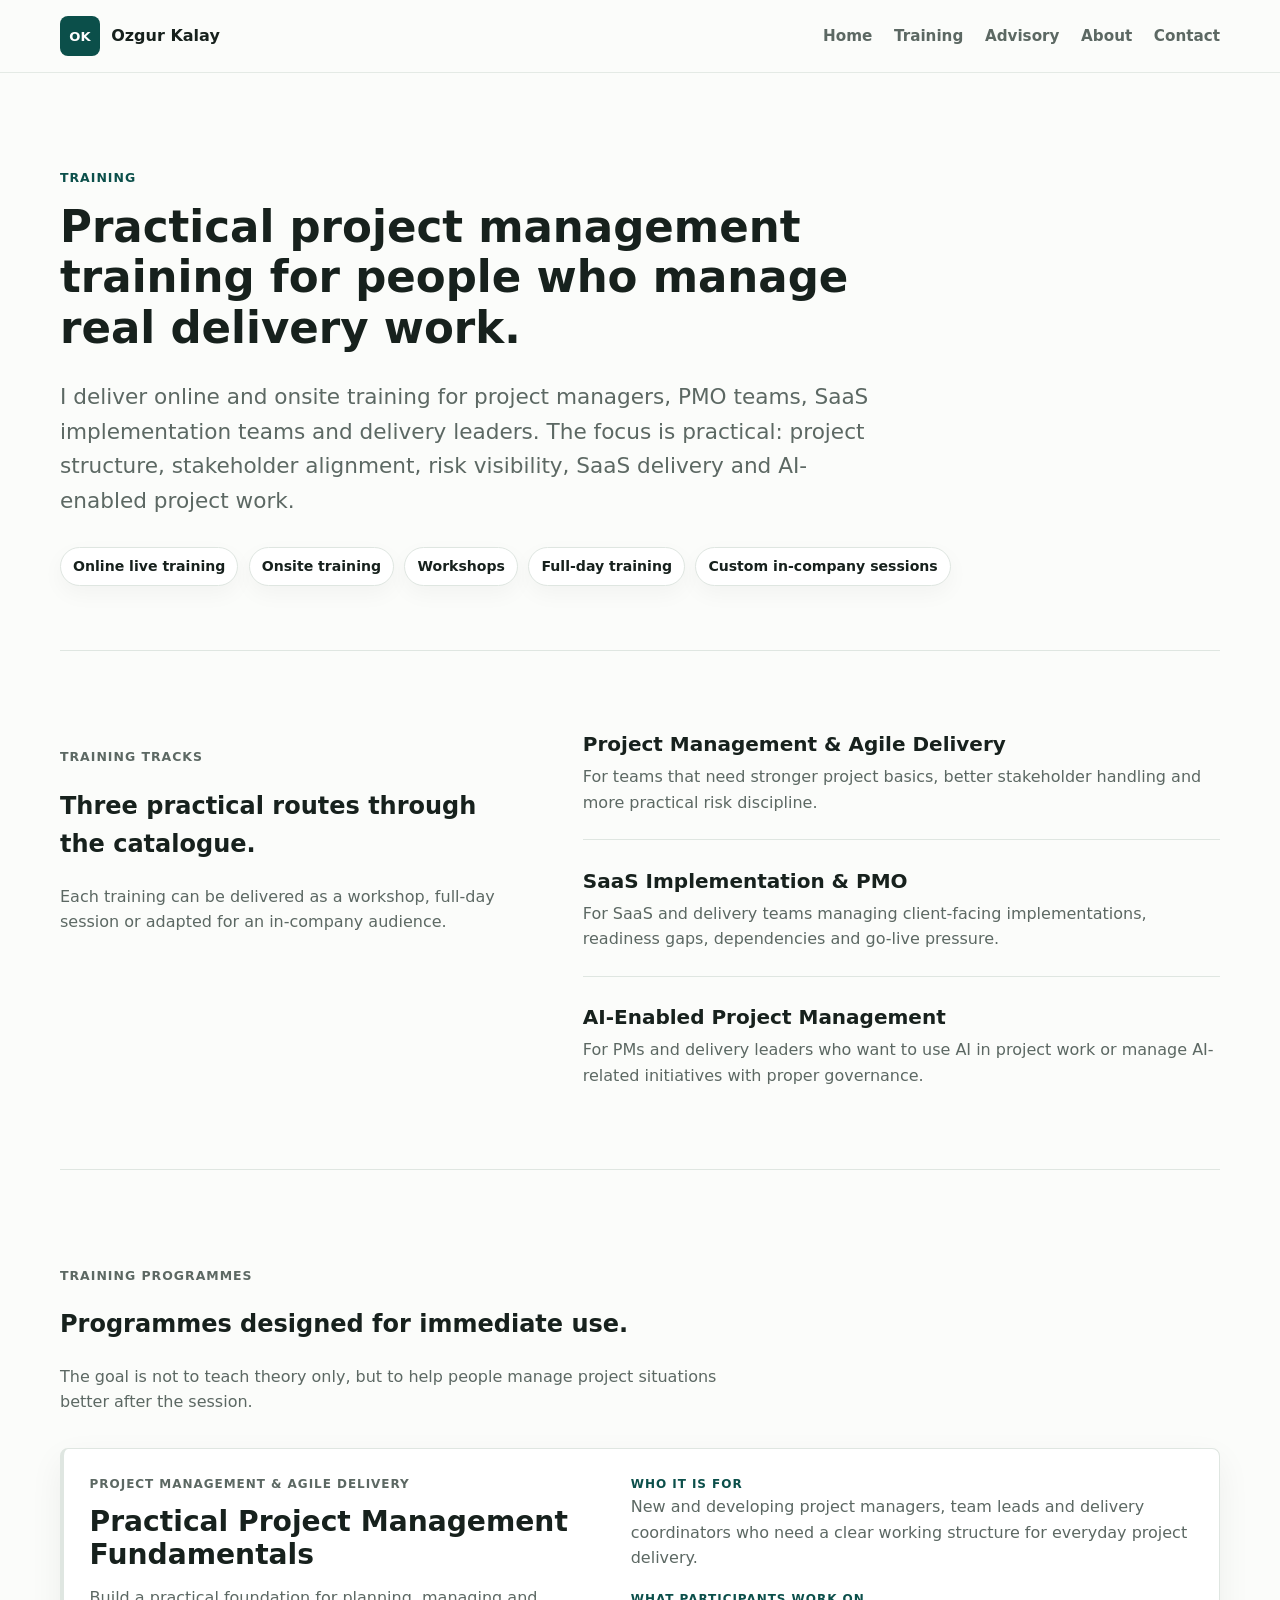
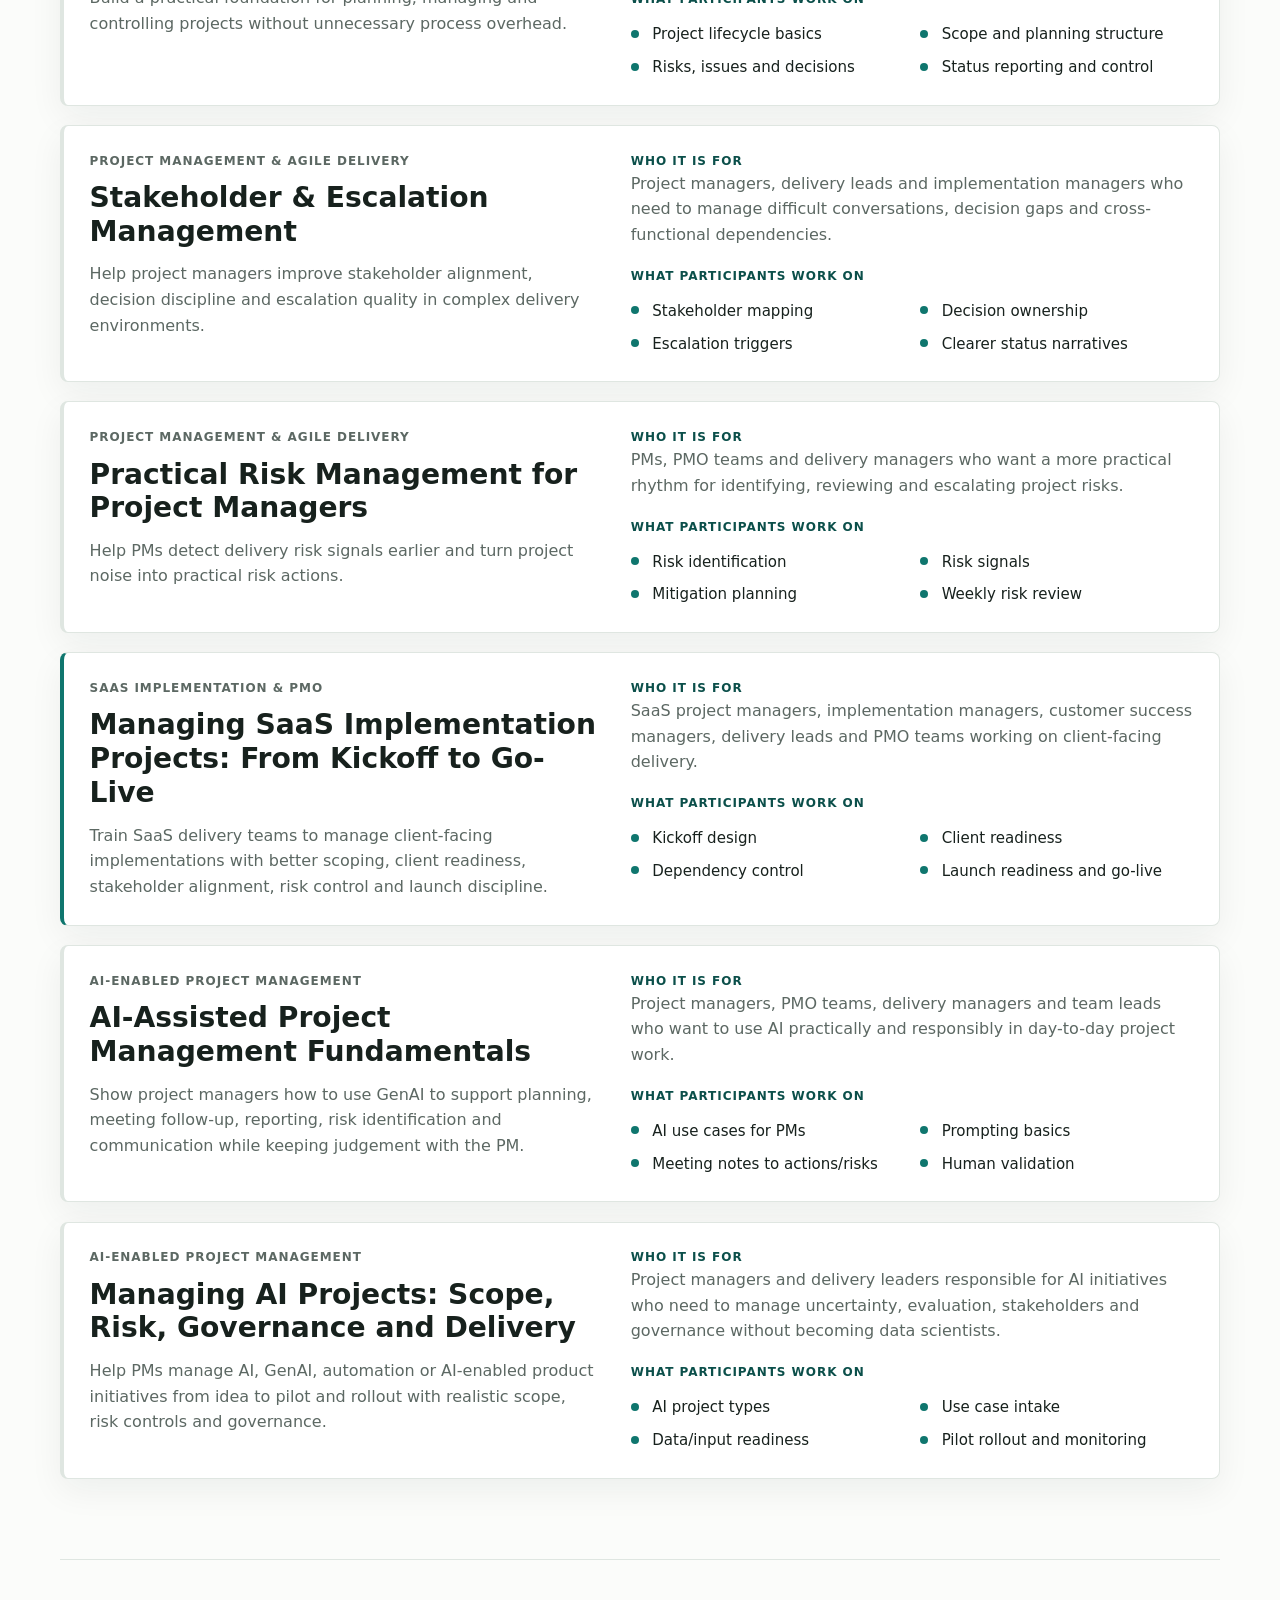
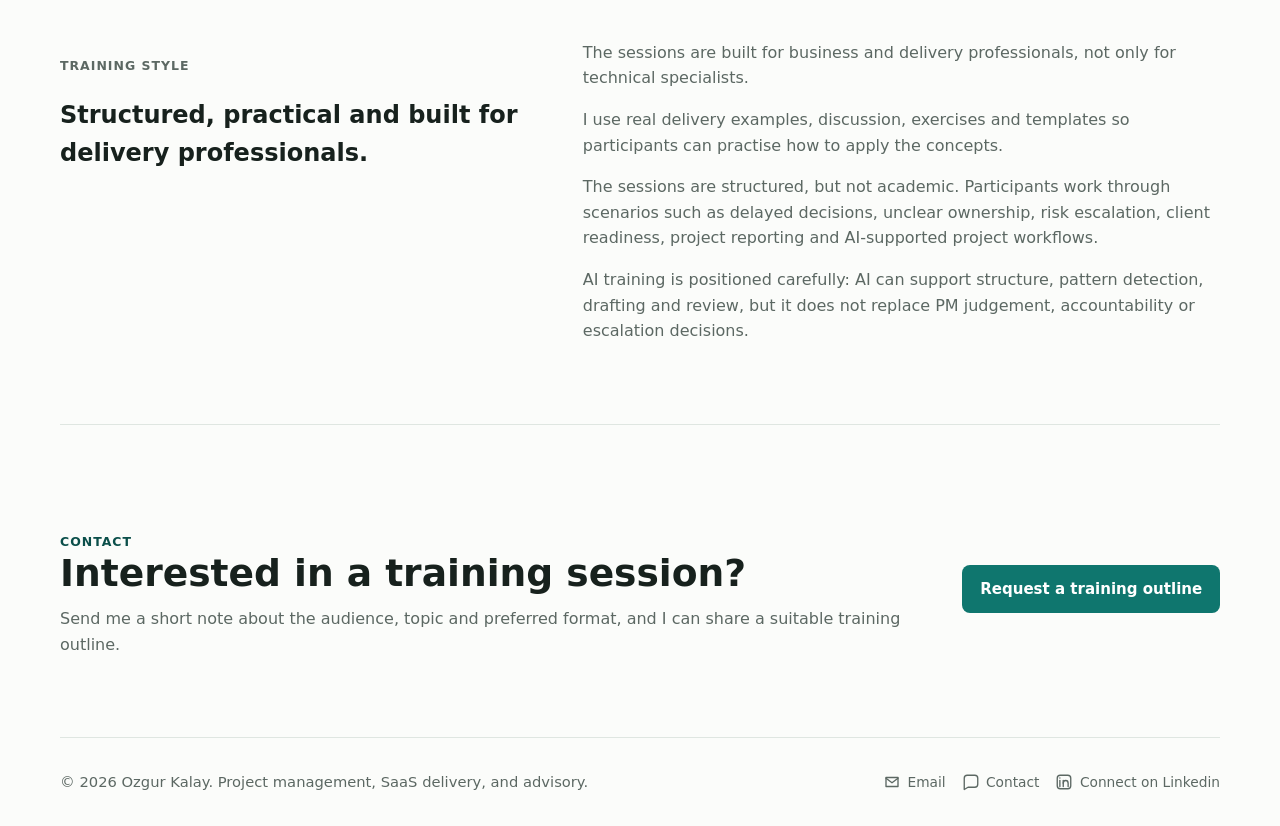
<file: training.html>
<!doctype html>
<html lang="en">
  <head>
    <meta charset="utf-8">
    <meta name="viewport" content="width=device-width, initial-scale=1">
    <meta
      name="description"
      content="Training and advisory services by Ozgur Kalay focused on project management, PMO leadership, SaaS implementation, and practical use of AI in delivery teams."
    >
    <title>Training &amp; Advisory — AI Project Management, PMO &amp; SaaS Delivery</title>
    <link rel="canonical" href="https://ozgurkalay.com/training.html">
    <meta property="og:title" content="Training &amp; Advisory — AI Project Management, PMO &amp; SaaS Delivery">
    <meta
      property="og:description"
      content="Training and advisory services by Ozgur Kalay focused on project management, PMO leadership, SaaS implementation, and practical use of AI in delivery teams."
    >
    <meta property="og:type" content="website">
    <meta property="og:url" content="https://ozgurkalay.com/training.html">
    <!-- TODO: Replace this placeholder with a branded 1200x630 social sharing image. -->
    <meta property="og:image" content="https://ozgurkalay.com/og-image.png">
    <meta name="twitter:card" content="summary_large_image">
    <meta name="twitter:title" content="Training &amp; Advisory — AI Project Management, PMO &amp; SaaS Delivery">
    <meta
      name="twitter:description"
      content="Training and advisory services by Ozgur Kalay focused on project management, PMO leadership, SaaS implementation, and practical use of AI in delivery teams."
    >
    <meta name="twitter:image" content="https://ozgurkalay.com/og-image.png">
    <link rel="icon" href="/favicon.ico" sizes="any">
    <link rel="icon" type="image/png" sizes="48x48" href="/favicon-48x48.png">
    <link rel="icon" type="image/png" sizes="96x96" href="/favicon-96x96.png">
    <link rel="apple-touch-icon" href="/apple-touch-icon.png">
    <link rel="stylesheet" href="styles.css">
  </head>
  <body>
    <a class="skip-link" href="#main">Skip to content</a>

    <header class="site-header">
      <nav class="nav" aria-label="Main navigation">
        <a class="brand" href="index.html#home" aria-label="Ozgur Kalay home">
          <span class="brand-mark" aria-hidden="true">OK</span>
          <span>Ozgur Kalay</span>
        </a>

        <button class="nav-toggle" type="button" aria-expanded="false" aria-controls="nav-links">
          <span class="sr-only">Open navigation</span>
          <span aria-hidden="true"></span>
          <span aria-hidden="true"></span>
          <span aria-hidden="true"></span>
        </button>

        <div class="nav-links" id="nav-links">
          <a href="index.html#home">Home</a>
          <a href="training.html" aria-current="page">Training</a>
          <a href="advisory.html">Advisory</a>
          <a href="about.html">About</a>
          <a href="contact.html">Contact</a>
        </div>
      </nav>
    </header>

    <main class="page-main" id="main">
      <section class="page-intro training-page-intro" aria-labelledby="training-title">
        <div>
          <p class="eyebrow">Training</p>
          <h1 id="training-title">
            Practical project management training for people who manage real delivery work.
          </h1>
          <p class="training-lead">
            I deliver online and onsite training for project managers, PMO teams, SaaS implementation teams and
            delivery leaders. The focus is practical: project structure, stakeholder alignment, risk visibility, SaaS
            delivery and AI-enabled project work.
          </p>
          <div class="format-tags" aria-label="Available training formats">
            <span>Online live training</span>
            <span>Onsite training</span>
            <span>Workshops</span>
            <span>Full-day training</span>
            <span>Custom in-company sessions</span>
          </div>
        </div>
      </section>

      <section class="content-section training-tracks" aria-labelledby="tracks-title">
        <div class="section-heading compact">
          <p class="eyebrow">Training Tracks</p>
          <h2 id="tracks-title">Three practical routes through the catalogue.</h2>
          <p>
            Each training can be delivered as a workshop, full-day session or adapted for an in-company audience.
          </p>
        </div>
        <div class="track-list">
          <article>
            <h3>Project Management &amp; Agile Delivery</h3>
            <p>
              For teams that need stronger project basics, better stakeholder handling and more practical risk
              discipline.
            </p>
          </article>
          <article>
            <h3>SaaS Implementation &amp; PMO</h3>
            <p>
              For SaaS and delivery teams managing client-facing implementations, readiness gaps, dependencies and
              go-live pressure.
            </p>
          </article>
          <article>
            <h3>AI-Enabled Project Management</h3>
            <p>
              For PMs and delivery leaders who want to use AI in project work or manage AI-related initiatives with
              proper governance.
            </p>
          </article>
        </div>
      </section>

      <section class="content-section" aria-labelledby="programmes-title">
        <div class="section-heading">
          <p class="eyebrow">Training Programmes</p>
          <h2 id="programmes-title">Programmes designed for immediate use.</h2>
          <p>
            The goal is not to teach theory only, but to help people manage project situations better after the
            session.
          </p>
        </div>

        <div class="course-list">
          <article class="course-card">
            <div>
              <p class="course-track">Project Management &amp; Agile Delivery</p>
              <h3>Practical Project Management Fundamentals</h3>
              <p>
                Build a practical foundation for planning, managing and controlling projects without unnecessary
                process overhead.
              </p>
            </div>
            <div>
              <h4>Who it is for</h4>
              <p>
                New and developing project managers, team leads and delivery coordinators who need a clear working
                structure for everyday project delivery.
              </p>
              <h4>What participants work on</h4>
              <ul class="check-list">
                <li>Project lifecycle basics</li>
                <li>Scope and planning structure</li>
                <li>Risks, issues and decisions</li>
                <li>Status reporting and control</li>
              </ul>
            </div>
          </article>

          <article class="course-card">
            <div>
              <p class="course-track">Project Management &amp; Agile Delivery</p>
              <h3>Stakeholder &amp; Escalation Management</h3>
              <p>
                Help project managers improve stakeholder alignment, decision discipline and escalation quality in
                complex delivery environments.
              </p>
            </div>
            <div>
              <h4>Who it is for</h4>
              <p>
                Project managers, delivery leads and implementation managers who need to manage difficult
                conversations, decision gaps and cross-functional dependencies.
              </p>
              <h4>What participants work on</h4>
              <ul class="check-list">
                <li>Stakeholder mapping</li>
                <li>Decision ownership</li>
                <li>Escalation triggers</li>
                <li>Clearer status narratives</li>
              </ul>
            </div>
          </article>

          <article class="course-card">
            <div>
              <p class="course-track">Project Management &amp; Agile Delivery</p>
              <h3>Practical Risk Management for Project Managers</h3>
              <p>Help PMs detect delivery risk signals earlier and turn project noise into practical risk actions.</p>
            </div>
            <div>
              <h4>Who it is for</h4>
              <p>
                PMs, PMO teams and delivery managers who want a more practical rhythm for identifying, reviewing and
                escalating project risks.
              </p>
              <h4>What participants work on</h4>
              <ul class="check-list">
                <li>Risk identification</li>
                <li>Risk signals</li>
                <li>Mitigation planning</li>
                <li>Weekly risk review</li>
              </ul>
            </div>
          </article>

          <article class="course-card featured">
            <div>
              <p class="course-track">SaaS Implementation &amp; PMO</p>
              <h3>Managing SaaS Implementation Projects: From Kickoff to Go-Live</h3>
              <p>
                Train SaaS delivery teams to manage client-facing implementations with better scoping, client
                readiness, stakeholder alignment, risk control and launch discipline.
              </p>
            </div>
            <div>
              <h4>Who it is for</h4>
              <p>
                SaaS project managers, implementation managers, customer success managers, delivery leads and PMO
                teams working on client-facing delivery.
              </p>
              <h4>What participants work on</h4>
              <ul class="check-list">
                <li>Kickoff design</li>
                <li>Client readiness</li>
                <li>Dependency control</li>
                <li>Launch readiness and go-live</li>
              </ul>
            </div>
          </article>

          <article class="course-card">
            <div>
              <p class="course-track">AI-Enabled Project Management</p>
              <h3>AI-Assisted Project Management Fundamentals</h3>
              <p>
                Show project managers how to use GenAI to support planning, meeting follow-up, reporting, risk
                identification and communication while keeping judgement with the PM.
              </p>
            </div>
            <div>
              <h4>Who it is for</h4>
              <p>
                Project managers, PMO teams, delivery managers and team leads who want to use AI practically and
                responsibly in day-to-day project work.
              </p>
              <h4>What participants work on</h4>
              <ul class="check-list">
                <li>AI use cases for PMs</li>
                <li>Prompting basics</li>
                <li>Meeting notes to actions/risks</li>
                <li>Human validation</li>
              </ul>
            </div>
          </article>

          <article class="course-card">
            <div>
              <p class="course-track">AI-Enabled Project Management</p>
              <h3>Managing AI Projects: Scope, Risk, Governance and Delivery</h3>
              <p>
                Help PMs manage AI, GenAI, automation or AI-enabled product initiatives from idea to pilot and rollout
                with realistic scope, risk controls and governance.
              </p>
            </div>
            <div>
              <h4>Who it is for</h4>
              <p>
                Project managers and delivery leaders responsible for AI initiatives who need to manage uncertainty,
                evaluation, stakeholders and governance without becoming data scientists.
              </p>
              <h4>What participants work on</h4>
              <ul class="check-list">
                <li>AI project types</li>
                <li>Use case intake</li>
                <li>Data/input readiness</li>
                <li>Pilot rollout and monitoring</li>
              </ul>
            </div>
          </article>
        </div>
      </section>

      <section class="content-section split-content" aria-labelledby="style-title">
        <div class="section-heading compact">
          <p class="eyebrow">Training Style</p>
          <h2 id="style-title">Structured, practical and built for delivery professionals.</h2>
        </div>
        <div class="stacked-copy">
          <p>
            The sessions are built for business and delivery professionals, not only for technical specialists.
          </p>
          <p>
            I use real delivery examples, discussion, exercises and templates so participants can practise how to
            apply the concepts.
          </p>
          <p>
            The sessions are structured, but not academic. Participants work through scenarios such as delayed
            decisions, unclear ownership, risk escalation, client readiness, project reporting and AI-supported
            project workflows.
          </p>
          <p>
            AI training is positioned carefully: AI can support structure, pattern detection, drafting and review, but
            it does not replace PM judgement, accountability or escalation decisions.
          </p>
        </div>
      </section>

      <section class="advisory-contact training-contact" id="contact" aria-labelledby="contact-title">
        <div>
          <p class="eyebrow">Contact</p>
          <h2 id="contact-title">Interested in a training session?</h2>
          <p>
            Send me a short note about the audience, topic and preferred format, and I can share a suitable training
            outline.
          </p>
        </div>
        <div class="contact-actions">
          <a class="button primary" href="mailto:ozgur.kalay@skillport.nl">Request a training outline</a>
        </div>
      </section>
    </main>

    <footer class="site-footer">
      <p>&copy; 2026 Ozgur Kalay. Project management, SaaS delivery, and advisory.</p>
      <div>
        <a href="mailto:ozgur.kalay@skillport.nl">
          <svg viewBox="0 0 24 24" aria-hidden="true">
            <path d="M4 6h16v12H4z"></path>
            <path d="m4 7 8 6 8-6"></path>
          </svg>
          Email
        </a>
        <a href="contact.html">
          <svg viewBox="0 0 24 24" aria-hidden="true">
            <path d="M21 15a4 4 0 0 1-4 4H8l-5 3V7a4 4 0 0 1 4-4h10a4 4 0 0 1 4 4v8Z"></path>
          </svg>
          Contact
        </a>
        <a href="https://www.linkedin.com/in/ozgurmkalay" rel="noopener">
          <svg viewBox="0 0 24 24" aria-hidden="true">
            <path d="M6.5 10v8"></path>
            <path d="M6.5 6.5v.1"></path>
            <path d="M11 18v-8"></path>
            <path d="M11 13.7c0-2.1 1.2-3.7 3.3-3.7 2 0 3.2 1.4 3.2 3.7V18"></path>
            <rect x="3" y="3" width="18" height="18" rx="4"></rect>
          </svg>
          Connect on Linkedin
        </a>
      </div>
    </footer>

    <script src="script.js"></script>
  </body>
</html>
</file>
<file: styles.css>
:root {
  --ink: #17211d;
  --muted: #5c6863;
  --line: #dfe6e1;
  --paper: #fbfcfa;
  --soft: #eef4f0;
  --teal: #0f766e;
  --teal-dark: #0b4f4a;
  --amber: #c47524;
  --white: #ffffff;
  --shadow: 0 20px 60px rgba(23, 33, 29, 0.12);
}

* {
  box-sizing: border-box;
}

html {
  scroll-behavior: smooth;
}

body {
  margin: 0;
  color: var(--ink);
  background: var(--paper);
  font-family: system-ui, -apple-system, BlinkMacSystemFont, "Segoe UI", sans-serif;
  line-height: 1.6;
}

img {
  display: block;
  max-width: 100%;
}

a {
  color: inherit;
  text-decoration: none;
}

.skip-link {
  position: absolute;
  left: 1rem;
  top: -4rem;
  z-index: 20;
  padding: 0.75rem 1rem;
  color: var(--white);
  background: var(--teal-dark);
  border-radius: 6px;
}

.skip-link:focus {
  top: 1rem;
}

.sr-only {
  position: absolute;
  width: 1px;
  height: 1px;
  padding: 0;
  overflow: hidden;
  clip: rect(0, 0, 0, 0);
  white-space: nowrap;
  border: 0;
}

.site-header {
  position: fixed;
  inset: 0 0 auto;
  z-index: 10;
  background: rgba(251, 252, 250, 0.88);
  border-bottom: 1px solid rgba(223, 230, 225, 0.82);
  backdrop-filter: blur(18px);
}

.nav {
  display: flex;
  align-items: center;
  justify-content: space-between;
  width: min(1160px, calc(100% - 32px));
  min-height: 72px;
  margin: 0 auto;
}

.brand,
.nav-links {
  display: flex;
  align-items: center;
}

.brand {
  gap: 0.7rem;
  font-weight: 800;
}

.brand-mark {
  display: grid;
  width: 40px;
  height: 40px;
  place-items: center;
  color: var(--white);
  background: var(--teal-dark);
  border-radius: 8px;
  font-size: 0.82rem;
  letter-spacing: 0;
}

.nav-links {
  gap: 1.35rem;
  color: var(--muted);
  font-size: 0.95rem;
  font-weight: 700;
}

.nav-links a {
  padding: 0.4rem 0;
}

.nav-links a:hover,
.nav-links a:focus-visible {
  color: var(--teal-dark);
}

.nav-toggle {
  display: none;
  width: 44px;
  height: 44px;
  padding: 0;
  background: transparent;
  border: 1px solid var(--line);
  border-radius: 8px;
}

.nav-toggle span:not(.sr-only) {
  display: block;
  width: 18px;
  height: 2px;
  margin: 4px auto;
  background: var(--ink);
}

.hero {
  position: relative;
  display: grid;
  align-items: center;
  min-height: 92vh;
  padding: 9rem max(24px, calc((100vw - 1160px) / 2)) 5rem;
  overflow: hidden;
  color: var(--white);
}

.hero-media,
.hero-overlay {
  position: absolute;
  inset: 0;
}

.hero-media img {
  width: 100%;
  height: 100%;
  object-fit: cover;
}

.hero-overlay {
  background:
    linear-gradient(90deg, rgba(10, 24, 21, 0.88) 0%, rgba(10, 24, 21, 0.72) 39%, rgba(10, 24, 21, 0.18) 74%),
    linear-gradient(180deg, rgba(10, 24, 21, 0.38), rgba(10, 24, 21, 0.18));
}

.hero-content {
  position: relative;
  z-index: 1;
  max-width: 760px;
}

.eyebrow {
  margin: 0 0 0.85rem;
  color: var(--amber);
  font-size: 0.78rem;
  font-weight: 800;
  letter-spacing: 0.08em;
  text-transform: uppercase;
}

.hero h1,
.section h2,
.band h2,
.contact-section h2 {
  margin: 0;
  line-height: 1.05;
  letter-spacing: 0;
}

.hero h1 {
  font-size: clamp(3.5rem, 8vw, 7.4rem);
}

.hero-role {
  max-width: 720px;
  margin: 0.85rem 0 0;
  font-size: clamp(1.12rem, 2.2vw, 1.55rem);
  font-weight: 700;
}

.hero-intro {
  max-width: 690px;
  margin: 1.35rem 0 0;
  color: rgba(255, 255, 255, 0.88);
  font-size: clamp(1rem, 2vw, 1.2rem);
}

.hero-actions,
.contact-actions {
  display: flex;
  flex-wrap: wrap;
  gap: 0.85rem;
  margin-top: 2rem;
}

.button {
  display: inline-flex;
  align-items: center;
  justify-content: center;
  min-height: 48px;
  padding: 0.82rem 1.05rem;
  border: 1px solid transparent;
  border-radius: 8px;
  font-size: 0.94rem;
  font-weight: 800;
  line-height: 1.2;
}

.button.primary {
  color: var(--white);
  background: var(--teal);
}

.button.secondary {
  color: var(--ink);
  background: var(--white);
}

.button.tertiary {
  color: var(--white);
  background: rgba(255, 255, 255, 0.12);
  border-color: rgba(255, 255, 255, 0.35);
}

.button:hover,
.button:focus-visible,
.text-link:hover,
.text-link:focus-visible {
  transform: translateY(-1px);
}

.route-cards {
  display: grid;
  grid-template-columns: repeat(3, 1fr);
  gap: 1.5rem;
  width: min(1160px, calc(100% - 32px));
  margin: 0 auto;
  padding: 4rem 0 0;
}

.route-card {
  display: flex;
  min-height: 420px;
  flex-direction: column;
  align-items: flex-start;
  padding: 2rem;
  background: var(--white);
  border: 1px solid var(--line);
  border-radius: 8px;
  box-shadow: 0 14px 40px rgba(23, 33, 29, 0.08);
  transition: transform 180ms ease, box-shadow 180ms ease, border-color 180ms ease;
}

.route-card:hover,
.route-card:focus-visible {
  border-color: rgba(15, 118, 110, 0.3);
  box-shadow: 0 20px 54px rgba(23, 33, 29, 0.12);
  transform: translateY(-3px);
}

.route-icon {
  display: grid;
  width: 58px;
  height: 58px;
  margin-bottom: 2rem;
  place-items: center;
  color: var(--teal);
  background: var(--soft);
  border-radius: 8px;
}

.route-icon svg {
  width: 30px;
  height: 30px;
  fill: none;
  stroke: currentColor;
  stroke-linecap: round;
  stroke-linejoin: round;
  stroke-width: 1.9;
}

.route-label {
  display: block;
  margin-bottom: 1.25rem;
  color: var(--teal-dark);
  font-size: 0.82rem;
  font-weight: 800;
  letter-spacing: 0.16em;
  text-transform: uppercase;
}

.route-card strong {
  display: block;
  color: var(--ink);
  font-size: clamp(1.45rem, 2.5vw, 2rem);
  line-height: 1.24;
}

.route-copy {
  display: block;
  margin-top: 1.6rem;
  color: var(--muted);
  font-size: 1rem;
}

.route-link {
  display: inline-flex;
  gap: 0.55rem;
  align-items: center;
  margin-top: auto;
  padding-top: 1.7rem;
  color: var(--teal);
  font-weight: 800;
}

.section,
.band-content,
.contact-section,
.site-footer {
  width: min(1160px, calc(100% - 32px));
  margin: 0 auto;
}

.section {
  padding: 6rem 0;
}

.section-heading {
  max-width: 710px;
  margin-bottom: 2.1rem;
}

.section h2,
.band h2,
.contact-section h2 {
  font-size: clamp(2rem, 4vw, 3.55rem);
}

.training-section {
  display: grid;
  grid-template-columns: minmax(0, 0.85fr) minmax(0, 1fr);
  gap: 4rem;
  align-items: start;
}

.training-section .eyebrow {
  color: var(--teal-dark);
}

.training-intro {
  display: flex;
  min-height: 100%;
  flex-direction: column;
  justify-content: space-between;
  gap: 3rem;
}

.training-copy {
  max-width: 560px;
  margin: 1.6rem 0 0;
  color: var(--muted);
  font-size: clamp(1.08rem, 2vw, 1.28rem);
}

.credential-grid {
  display: grid;
  grid-template-columns: repeat(3, minmax(0, 1fr));
  gap: 1rem;
}

.credential-card {
  min-height: 140px;
  padding: 1.2rem;
  background: var(--soft);
  border-radius: 8px;
}

.credential-icon,
.check-icon {
  display: inline-grid;
  place-items: center;
  color: var(--teal-dark);
}

.credential-icon {
  width: 36px;
  height: 36px;
  margin-bottom: 1.1rem;
}

.credential-icon svg,
.check-icon svg {
  width: 100%;
  height: 100%;
  fill: none;
  stroke: currentColor;
  stroke-linecap: round;
  stroke-linejoin: round;
  stroke-width: 1.9;
}

.credential-card strong,
.credential-card span {
  display: block;
}

.credential-card strong {
  font-size: 1rem;
  line-height: 1.25;
}

.credential-card span {
  color: var(--muted);
  font-weight: 500;
}

.programme-list {
  display: grid;
  gap: 1.3rem;
}

.programme-card {
  display: grid;
  grid-template-columns: 36px minmax(0, 1fr);
  gap: 1rem;
  align-items: start;
  padding: 1.6rem;
  background: var(--white);
  border: 1px solid var(--line);
  border-radius: 8px;
  box-shadow: 0 12px 34px rgba(23, 33, 29, 0.08);
}

.check-icon {
  width: 28px;
  height: 28px;
  margin-top: 0.1rem;
}

.programme-card h3,
.advisory-list h3 {
  margin: 0 0 0.55rem;
  font-size: clamp(1.2rem, 2vw, 1.55rem);
  line-height: 1.3;
}

.programme-card p,
.advisory-list p,
.contact-section p {
  margin: 0;
  color: var(--muted);
}

.band {
  padding: 6rem 0;
  background: #17211d;
  color: var(--white);
}

.band-content {
  display: grid;
  grid-template-columns: minmax(0, 0.95fr) minmax(0, 1fr);
  gap: 4rem;
  align-items: start;
}

.advisory-list {
  display: grid;
  gap: 1rem;
}

.advisory-list div {
  padding: 0 0 1rem;
  border-bottom: 1px solid rgba(255, 255, 255, 0.18);
}

.advisory-list p {
  color: rgba(255, 255, 255, 0.72);
}

.text-link {
  display: inline-flex;
  margin-top: 1.25rem;
  color: var(--teal-dark);
  font-weight: 800;
  text-decoration: underline;
  text-underline-offset: 0.25rem;
}

.about-panel {
  display: grid;
  grid-template-columns: minmax(0, 0.72fr) minmax(0, 1fr);
  gap: clamp(2rem, 5vw, 4rem);
  width: min(1160px, calc(100% - 32px));
  margin: 6rem auto 5rem;
  padding: clamp(2rem, 5vw, 4rem);
  color: var(--white);
  background: #17211d;
  border: 1px solid rgba(255, 255, 255, 0.08);
  border-radius: 8px;
  box-shadow: 0 18px 50px rgba(23, 33, 29, 0.12);
}

.about-panel .eyebrow {
  color: #9ad4ca;
}

.about-heading h2 {
  margin: 0;
  max-width: 420px;
  color: var(--white);
  font-size: clamp(2.05rem, 4vw, 3.35rem);
  line-height: 1.12;
  letter-spacing: 0;
}

.about-copy {
  display: grid;
  gap: 1.6rem;
}

.about-copy p {
  margin: 0;
  color: rgba(255, 255, 255, 0.72);
  font-size: clamp(1.05rem, 1.8vw, 1.28rem);
  line-height: 1.75;
}

.about-button {
  width: fit-content;
  margin-top: 0.5rem;
  color: var(--ink);
  background: var(--white);
  border-color: var(--white);
  gap: 0.65rem;
}

.contact-section {
  display: flex;
  align-items: center;
  justify-content: space-between;
  gap: 2rem;
  margin-bottom: 5rem;
  padding: 2rem;
  background: var(--white);
  border: 1px solid var(--line);
  border-radius: 8px;
  box-shadow: var(--shadow);
}

.contact-section .button.tertiary {
  color: var(--teal-dark);
  background: var(--soft);
  border-color: var(--line);
}

.contact-section .button.secondary {
  border-color: var(--line);
}

.site-footer {
  display: flex;
  justify-content: space-between;
  gap: 1rem;
  padding: 2rem 0;
  color: var(--muted);
  border-top: 1px solid var(--line);
  font-size: 0.92rem;
}

.site-footer p {
  margin: 0;
}

.site-footer div {
  display: flex;
  flex-wrap: wrap;
  gap: 1rem;
}

.site-footer a {
  display: inline-flex;
  gap: 0.4rem;
  align-items: center;
  font-size: 0.86rem;
  font-weight: 500;
}

.site-footer svg {
  width: 18px;
  height: 18px;
  fill: none;
  stroke: currentColor;
  stroke-linecap: round;
  stroke-linejoin: round;
  stroke-width: 1.8;
}

.page-main {
  padding-top: 72px;
}

.page-intro,
.content-section {
  width: min(1160px, calc(100% - 32px));
  margin: 0 auto;
}

.page-intro {
  padding: 6rem 0 4rem;
  border-bottom: 1px solid var(--line);
}

.page-intro .eyebrow,
.content-section .eyebrow {
  color: var(--teal-dark);
}

.page-intro h1 {
  max-width: 680px;
  margin: 0;
  font-size: clamp(1.85rem, 3.4vw, 2.9rem);
  line-height: 1.16;
  letter-spacing: 0;
}

.training-page-intro h1 {
  max-width: 850px;
}

.training-page-intro {
  display: block;
}

.training-lead {
  max-width: 820px;
  margin: 1.7rem 0 0;
  color: var(--muted);
  font-size: clamp(1.12rem, 2vw, 1.35rem);
}

.format-tags {
  display: flex;
  flex-wrap: wrap;
  gap: 0.65rem;
  margin-top: 1.8rem;
}

.format-tags span {
  padding: 0.45rem 0.75rem;
  color: var(--ink);
  background: var(--white);
  border: 1px solid var(--line);
  border-radius: 999px;
  font-size: 0.88rem;
  font-weight: 800;
  box-shadow: 0 8px 22px rgba(23, 33, 29, 0.04);
}

.intro-copy {
  display: grid;
  max-width: 860px;
  gap: 1.2rem;
  margin-top: 2rem;
}

.intro-copy p {
  margin: 0;
  color: var(--muted);
  font-size: clamp(1.12rem, 2vw, 1.35rem);
}

.content-section {
  padding: 5rem 0;
  border-bottom: 1px solid var(--line);
}

.first-page-section {
  padding-top: 6rem;
}

.narrative-section .section-heading {
  max-width: 820px;
  margin-bottom: 1.2rem;
}

.narrative-section .section-heading h1 {
  margin: 0;
  font-size: clamp(1.85rem, 3.4vw, 2.9rem);
  line-height: 1.16;
  letter-spacing: 0;
}

.about-kicker {
  color: var(--amber);
  font-size: 0.95rem;
}

.about-profile-section .stacked-copy {
  margin-top: 1.2rem;
}

.about-profile-intro {
  display: grid;
  grid-template-columns: minmax(0, 1fr) 160px;
  gap: 2rem;
  align-items: start;
  max-width: 860px;
}

.about-portrait {
  margin: 0;
}

.about-portrait img {
  width: 160px;
  height: 160px;
  aspect-ratio: 1 / 1;
  object-fit: cover;
  object-position: center 22%;
  border: 1px solid var(--line);
  border-radius: 8px;
  box-shadow: 0 16px 44px rgba(23, 33, 29, 0.1);
}

.narrative-section .stacked-copy {
  max-width: 860px;
}

.content-section.narrative-section {
  padding: 3.2rem 0;
}

.content-section.narrative-section.first-page-section {
  padding-top: 4.5rem;
}

.content-section .section-heading p {
  max-width: 690px;
  margin: 1rem 0 0;
  color: var(--muted);
}

.training-tracks {
  display: grid;
  grid-template-columns: minmax(0, 0.72fr) minmax(0, 1fr);
  gap: 4rem;
  align-items: start;
}

.track-list {
  display: grid;
  gap: 1.7rem;
}

.track-list article {
  padding-bottom: 1.5rem;
  border-bottom: 1px solid var(--line);
}

.track-list article:last-child {
  padding-bottom: 0;
  border-bottom: 0;
}

.track-list h3 {
  margin: 0 0 0.45rem;
  font-size: 1.25rem;
  line-height: 1.3;
}

.track-list p,
.stacked-copy p {
  margin: 0;
  color: var(--muted);
}

.course-list {
  display: grid;
  gap: 1.2rem;
}

.course-card {
  display: grid;
  grid-template-columns: minmax(0, 0.95fr) minmax(0, 1.05fr);
  gap: 2rem;
  padding: 1.6rem;
  background: var(--white);
  border: 1px solid var(--line);
  border-left: 4px solid var(--line);
  border-radius: 8px;
  box-shadow: 0 12px 34px rgba(23, 33, 29, 0.06);
}

.course-card.featured {
  border-left-color: var(--teal);
}

.course-track,
.course-card h4 {
  margin: 0;
  color: var(--teal-dark);
  font-size: 0.75rem;
  font-weight: 800;
  letter-spacing: 0.08em;
  text-transform: uppercase;
}

.course-card h3 {
  margin: 0.65rem 0 0.8rem;
  font-size: clamp(1.35rem, 2.2vw, 1.85rem);
  line-height: 1.2;
}

.course-card p {
  margin: 0;
  color: var(--muted);
}

.course-card h4 {
  margin-top: 1.2rem;
}

.course-card h4:first-child {
  margin-top: 0;
}

.check-list {
  display: grid;
  grid-template-columns: repeat(2, minmax(0, 1fr));
  gap: 0.55rem 1rem;
  margin: 0.8rem 0 0;
  padding: 0;
  list-style: none;
}

.check-list li {
  position: relative;
  padding-left: 1.35rem;
  color: var(--ink);
  font-size: 0.94rem;
}

.check-list li::before {
  position: absolute;
  top: 0.48rem;
  left: 0;
  width: 8px;
  height: 8px;
  content: "";
  background: var(--teal);
  border-radius: 50%;
}

.stacked-copy {
  display: grid;
  gap: 1rem;
}

.founder-section {
  background: var(--white);
  border: 1px solid var(--line);
  border-radius: 8px;
  padding-right: 2rem;
  padding-left: 2rem;
}

.about-closing {
  border-bottom: 0;
}

.split-content {
  display: grid;
  grid-template-columns: minmax(0, 0.72fr) minmax(0, 1fr);
  gap: 4rem;
  align-items: start;
}

.section-heading.compact {
  margin-bottom: 0;
}

.plain-list,
.credibility-list {
  display: grid;
  gap: 0.9rem;
  margin: 0;
  padding: 0;
  list-style: none;
}

.plain-list li,
.credibility-list li {
  position: relative;
  padding-left: 1.55rem;
  color: var(--muted);
  font-size: 1.05rem;
}

.plain-list li::before,
.credibility-list li::before {
  position: absolute;
  top: 0.62rem;
  left: 0;
  width: 8px;
  height: 8px;
  content: "";
  background: var(--teal);
  border-radius: 50%;
}

.focus-grid {
  display: grid;
  grid-template-columns: repeat(4, minmax(0, 1fr));
  gap: 1rem;
}

.focus-card {
  min-height: 210px;
  padding: 1.35rem;
  background: var(--white);
  border: 1px solid var(--line);
  border-radius: 8px;
  box-shadow: 0 10px 30px rgba(23, 33, 29, 0.05);
}

.focus-card h3 {
  margin: 0 0 0.7rem;
  font-size: 1.15rem;
  line-height: 1.3;
}

.focus-card p {
  margin: 0;
  color: var(--muted);
}

.credibility-section {
  display: grid;
  grid-template-columns: minmax(0, 0.72fr) minmax(0, 1fr);
  gap: 4rem;
  align-items: start;
}

.advisory-contact {
  display: grid;
  grid-template-columns: minmax(0, 1fr) auto;
  gap: 2rem;
  align-items: center;
  width: min(1160px, calc(100% - 32px));
  margin: 4rem auto 5rem;
  padding-top: 2rem;
  border-top: 1px solid var(--line);
}

.training-contact,
.advisory-page-contact {
  border-top: 0;
}

.advisory-contact .eyebrow {
  color: var(--teal-dark);
}

.advisory-contact h2 {
  margin: 0;
  font-size: clamp(1.6rem, 3vw, 2.35rem);
  line-height: 1.15;
}

.advisory-page-contact h2 {
  font-size: 1.5em;
  line-height: 1.2;
}

.advisory-contact p {
  margin: 0.7rem 0 0;
  color: var(--muted);
}

.advisory-contact .contact-actions {
  margin-top: 0;
}

.contact-page-hero {
  display: grid;
  grid-template-columns: 1fr;
  gap: 3rem;
  width: min(1160px, calc(100% - 32px));
  margin: 0 auto 5rem;
  padding: 5rem 2rem 0;
  color: var(--ink);
  border-bottom: 1px solid var(--line);
}

.contact-page-hero .eyebrow {
  color: var(--amber);
}

.contact-page-hero h1 {
  max-width: 820px;
  margin: 0;
  font-size: clamp(3.4rem, 8vw, 5.8rem);
  line-height: 1.06;
  letter-spacing: 0;
}

.contact-page-hero h1 span {
  color: var(--amber);
}

.contact-page-hero p {
  max-width: 760px;
  margin: 1.5rem 0 0;
  color: var(--muted);
  font-size: clamp(1.08rem, 2vw, 1.28rem);
}

.contact-methods {
  display: grid;
  grid-template-columns: repeat(2, minmax(0, 1fr));
  gap: 1rem;
  padding-bottom: 4rem;
}

.contact-method-card {
  display: flex;
  min-height: 158px;
  flex-direction: column;
  align-items: flex-start;
  justify-content: flex-end;
  padding: 1.5rem;
  color: var(--ink);
  background: var(--white);
  border: 1px solid var(--line);
  border-radius: 8px;
  box-shadow: 0 12px 34px rgba(23, 33, 29, 0.06);
  transition: transform 180ms ease, border-color 180ms ease, background 180ms ease;
}

.contact-method-card:hover,
.contact-method-card:focus-visible {
  background: var(--white);
  border-color: rgba(15, 118, 110, 0.3);
  transform: translateY(-2px);
}

.contact-method-icon {
  display: grid;
  width: 40px;
  height: 40px;
  margin-bottom: 1.3rem;
  place-items: center;
  color: var(--teal);
  background: var(--soft);
  border-radius: 8px;
}

.contact-method-icon svg {
  width: 22px;
  height: 22px;
  fill: none;
  stroke: currentColor;
  stroke-linecap: round;
  stroke-linejoin: round;
  stroke-width: 1.8;
}

.contact-method-card strong,
.contact-method-card span:not(.contact-method-icon) {
  display: block;
}

.contact-method-card strong {
  font-size: 1.2rem;
  line-height: 1.25;
}

.contact-method-card span:not(.contact-method-icon) {
  color: var(--muted);
  overflow-wrap: anywhere;
}

@media (max-width: 900px) {
  .nav-toggle {
    display: block;
  }

  .nav-links {
    position: absolute;
    top: 72px;
    right: 16px;
    left: 16px;
    display: none;
    flex-direction: column;
    align-items: stretch;
    gap: 0;
    padding: 0.65rem;
    background: var(--white);
    border: 1px solid var(--line);
    border-radius: 8px;
    box-shadow: var(--shadow);
  }

  .nav-links.is-open {
    display: flex;
  }

  .nav-links a {
    padding: 0.8rem;
  }

  .hero {
    min-height: 88vh;
  }

  .hero-overlay {
    background:
      linear-gradient(90deg, rgba(10, 24, 21, 0.92) 0%, rgba(10, 24, 21, 0.72) 62%, rgba(10, 24, 21, 0.38)),
      linear-gradient(180deg, rgba(10, 24, 21, 0.36), rgba(10, 24, 21, 0.28));
  }

  .route-cards,
  .training-section,
  .training-page-intro,
  .contact-page-hero,
  .about-profile-intro,
  .training-tracks,
  .band-content,
  .about-panel,
  .split-content,
  .credibility-section {
    grid-template-columns: 1fr;
  }

  .focus-grid {
    grid-template-columns: repeat(2, minmax(0, 1fr));
  }

  .contact-methods {
    grid-template-columns: 1fr;
  }

  .contact-method-card {
    min-height: 0;
  }

  .course-card {
    grid-template-columns: 1fr;
  }

  .route-cards {
    padding-top: 2rem;
  }

  .route-card {
    min-height: 0;
  }

  .about-profile-intro {
    grid-template-columns: minmax(0, 1fr) 140px;
    gap: 1.5rem;
    max-width: 760px;
  }

  .about-portrait {
    max-width: 150px;
  }

  .about-portrait img {
    width: 140px;
    height: 140px;
  }

  .section,
  .band {
    padding: 4.5rem 0;
  }

  .training-intro {
    gap: 2rem;
  }

  .about-panel {
    gap: 2.5rem;
    margin-top: 4.5rem;
  }

  .contact-section {
    align-items: flex-start;
    flex-direction: column;
  }
}

@media (max-width: 620px) {
  .nav {
    width: min(100% - 24px, 1160px);
    min-height: 66px;
  }

  .nav-links {
    top: 66px;
    right: 12px;
    left: 12px;
  }

  .hero {
    min-height: 91vh;
    padding: 7.5rem 16px 3rem;
  }

  .hero h1 {
    font-size: clamp(3.1rem, 17vw, 4.5rem);
  }

  .hero-actions,
  .contact-actions {
    flex-direction: column;
    width: 100%;
  }

  .button {
    width: 100%;
  }

  .route-cards,
  .section,
  .page-intro,
  .content-section,
  .contact-page-hero,
  .band-content,
  .about-panel,
  .contact-section,
  .site-footer {
    width: min(100% - 24px, 1160px);
  }

  .route-card {
    padding: 1.35rem;
  }

  .route-icon {
    margin-bottom: 1.45rem;
  }

  .route-card strong {
    font-size: 1.45rem;
  }

  .about-profile-intro {
    grid-template-columns: 1fr;
  }

  .about-portrait {
    max-width: 132px;
  }

  .about-portrait img {
    width: 132px;
    height: 132px;
  }

  .credential-grid {
    grid-template-columns: 1fr;
  }

  .programme-card {
    grid-template-columns: 30px minmax(0, 1fr);
    padding: 1.2rem;
  }

  .check-list {
    grid-template-columns: 1fr;
  }

  .check-icon {
    width: 24px;
    height: 24px;
  }

  .about-panel {
    margin-bottom: 3rem;
    padding: 1.5rem;
  }

  .about-copy p {
    font-size: 1.08rem;
  }

  .about-button {
    width: 100%;
  }

  .page-main {
    padding-top: 66px;
  }

  .page-intro {
    padding: 4rem 0 3rem;
  }

  .contact-page-hero {
    margin-bottom: 3rem;
    padding: 3rem 1.25rem 0;
  }

  .content-section {
    padding: 3.5rem 0;
  }

  .focus-grid {
    grid-template-columns: 1fr;
  }

  .focus-card {
    min-height: 0;
  }

  .advisory-contact {
    grid-template-columns: 1fr;
    width: min(100% - 24px, 1160px);
    margin: 3.5rem auto 3rem;
  }

  .contact-section {
    padding: 1.2rem;
  }

  .site-footer {
    flex-direction: column;
  }
}

@media (prefers-reduced-motion: reduce) {
  *,
  *::before,
  *::after {
    scroll-behavior: auto !important;
    transition-duration: 0.01ms !important;
    animation-duration: 0.01ms !important;
    animation-iteration-count: 1 !important;
  }
}
</file>
